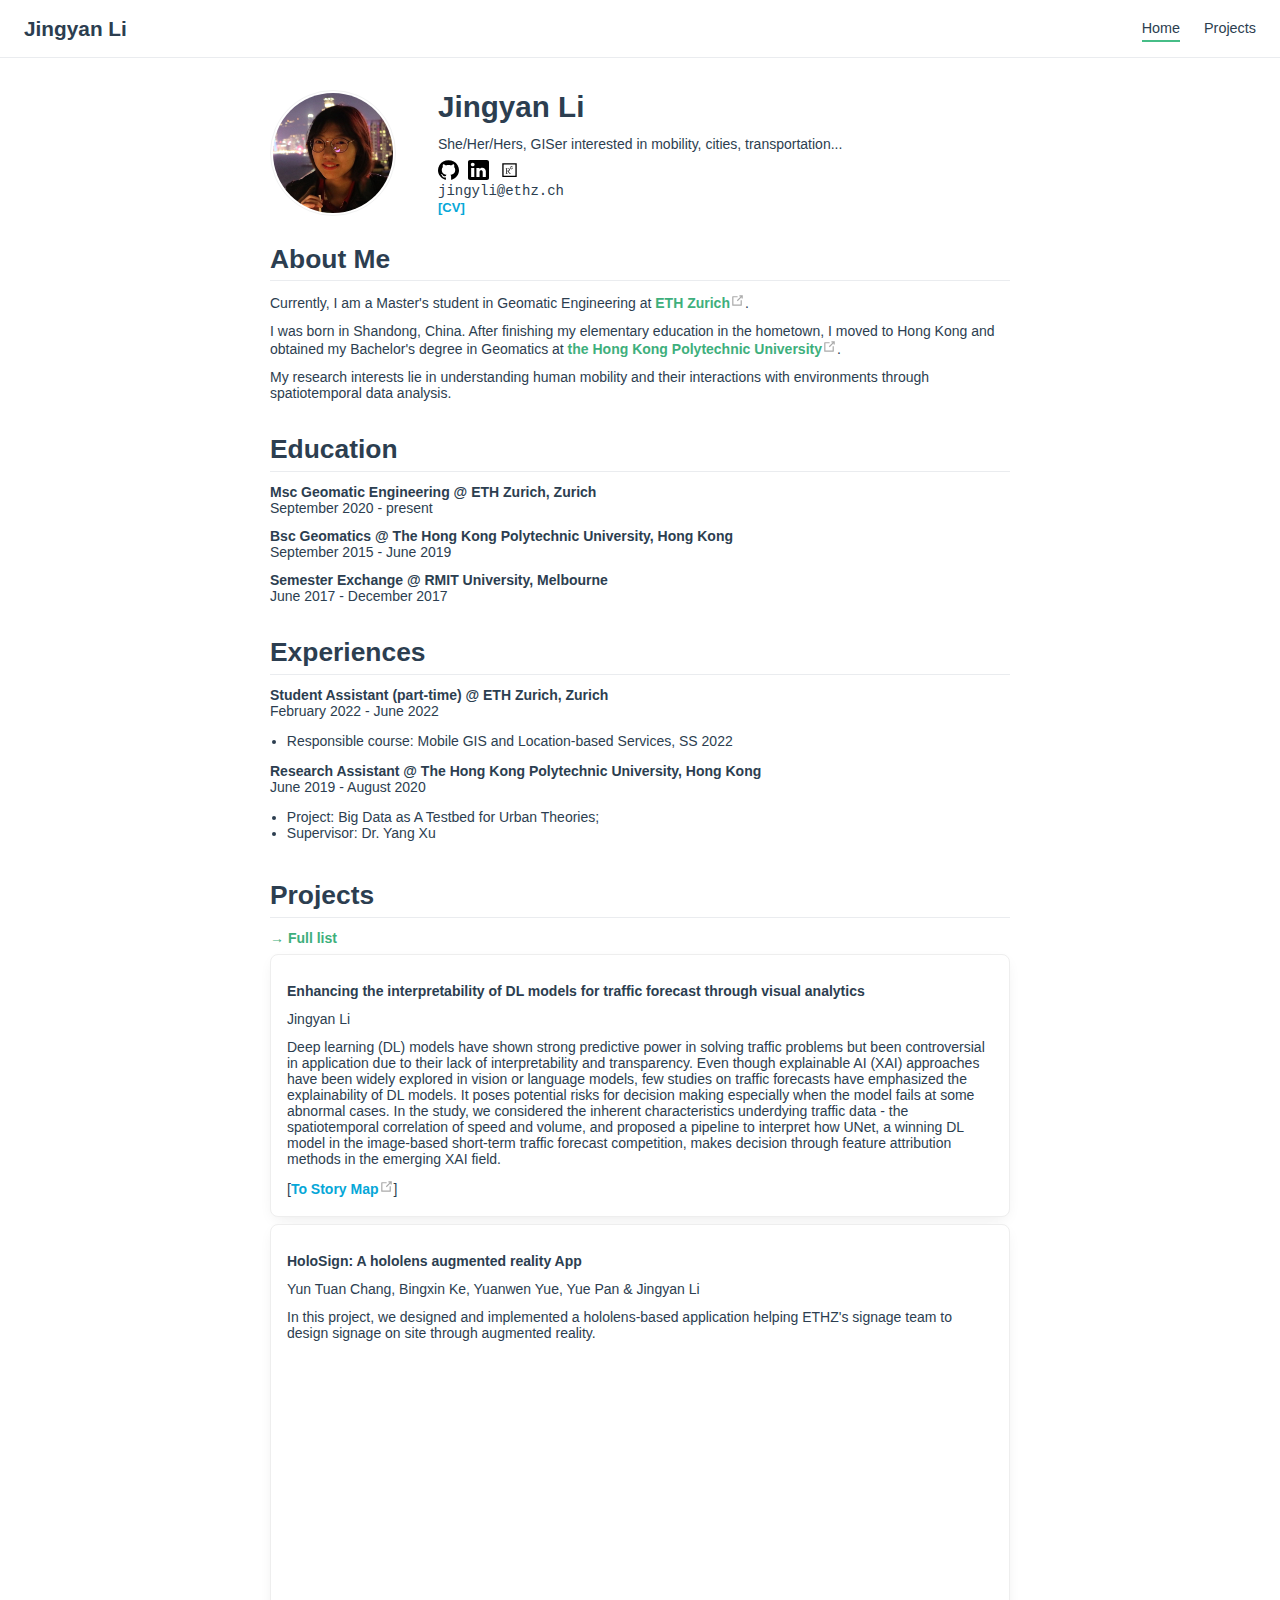
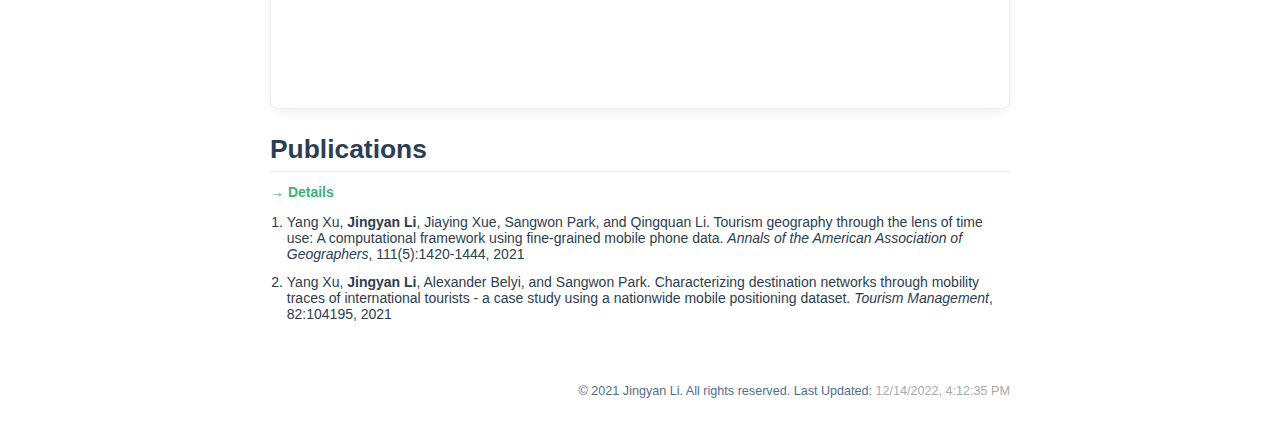
<file: index.html>
<!DOCTYPE html>
<html lang="en-US">
  <head>
    <meta charset="utf-8">
    <meta name="viewport" content="width=device-width,initial-scale=1">
    <title>About Me | Jingyan Li</title>
    <meta name="description" content="The description of the site.">
    <link rel="icon" href="/logo.png">
    
    <link rel="preload" href="/assets/css/0.styles.24934781.css" as="style"><link rel="preload" href="/assets/js/app.1f9f8d4a.js" as="script"><link rel="preload" href="/assets/js/6.bccb0475.js" as="script"><link rel="preload" href="/assets/js/3.362dae56.js" as="script"><link rel="preload" href="/assets/js/4.6abd89b2.js" as="script"><link rel="prefetch" href="/assets/js/10.ed4c6b3a.js"><link rel="prefetch" href="/assets/js/11.ed17755b.js"><link rel="prefetch" href="/assets/js/12.01827b90.js"><link rel="prefetch" href="/assets/js/13.dc46bfcc.js"><link rel="prefetch" href="/assets/js/14.80689126.js"><link rel="prefetch" href="/assets/js/2.1b7a9f55.js"><link rel="prefetch" href="/assets/js/5.b070aab3.js"><link rel="prefetch" href="/assets/js/7.890d3aca.js"><link rel="prefetch" href="/assets/js/8.903c818e.js"><link rel="prefetch" href="/assets/js/9.636cb5f6.js">
    <link rel="stylesheet" href="/assets/css/0.styles.24934781.css">
  </head>
  <body>
    <div id="app" data-server-rendered="true"><div class="theme-container no-sidebar home-page"><header class="navbar"><div class="sidebar-button"><svg xmlns="http://www.w3.org/2000/svg" aria-hidden="true" role="img" viewBox="0 0 448 512" class="icon"><path fill="currentColor" d="M436 124H12c-6.627 0-12-5.373-12-12V80c0-6.627 5.373-12 12-12h424c6.627 0 12 5.373 12 12v32c0 6.627-5.373 12-12 12zm0 160H12c-6.627 0-12-5.373-12-12v-32c0-6.627 5.373-12 12-12h424c6.627 0 12 5.373 12 12v32c0 6.627-5.373 12-12 12zm0 160H12c-6.627 0-12-5.373-12-12v-32c0-6.627 5.373-12 12-12h424c6.627 0 12 5.373 12 12v32c0 6.627-5.373 12-12 12z"></path></svg></div> <a href="/" aria-current="page" class="home-link router-link-exact-active router-link-active"><!----> <span class="site-name">Jingyan Li</span></a> <div class="links" style="max-width:nullpx;"><!----> <nav class="nav-links can-hide"><div class="nav-item"><a href="/" aria-current="page" class="nav-link router-link-exact-active router-link-active">Home</a></div><div class="nav-item"><a href="/projects/" class="nav-link">Projects</a></div> <!----></nav></div></header> <div class="sidebar-mask"></div> <div class="sidebar"><nav class="nav-links"><div class="nav-item"><a href="/" aria-current="page" class="nav-link router-link-exact-active router-link-active">Home</a></div><div class="nav-item"><a href="/projects/" class="nav-link">Projects</a></div> <!----></nav>  <!----> </div> <div class="page"> <div class="content"><div class="profile"><div class="image"><img src="/profile.jpg" alt></div> <div class="info"><div class="name">
      Jingyan Li
    </div> <div class="bio"><p>She/Her/Hers, GISer interested in mobility, cities, transportation...</p></div> <div class="socials"><div><a href="https://github.com/jingyan-li" target="_blank"><img src="/icons/github.svg" alt="github" title="github"></a></div><div><a href="https://www.linkedin.com/in/jingyan-li-446059140" target="_blank"><img src="/icons/linkedin-mono.svg" alt="linkedin" title="linkedin"></a></div><div><a href="https://www.researchgate.net/profile/Jingyan-Li-9" target="_blank"><img src="/icons/researchgate-mono.svg" alt="researchgate" title="researchgate"></a></div></div> <div class="contact"><div title="Contact me" class="email">jingyli@ethz.ch</div></div> <div><a target="_blank" href="https://jingyan-li.github.io/content/cv.pdf" title="Download my CV in PDF"><font size="2em" color=""><b>[CV]</b></font></a></div></div></div> <h2 id="about-me">About Me</h2> <p>Currently, I am a Master's student in Geomatic Engineering at <a href="https://ethz.ch/en.html" target="_blank" rel="noopener noreferrer">ETH Zurich<svg xmlns="http://www.w3.org/2000/svg" aria-hidden="true" x="0px" y="0px" viewBox="0 0 100 100" width="15" height="15" class="icon outbound"><path fill="currentColor" d="M18.8,85.1h56l0,0c2.2,0,4-1.8,4-4v-32h-8v28h-48v-48h28v-8h-32l0,0c-2.2,0-4,1.8-4,4v56C14.8,83.3,16.6,85.1,18.8,85.1z"></path> <polygon fill="currentColor" points="45.7,48.7 51.3,54.3 77.2,28.5 77.2,37.2 85.2,37.2 85.2,14.9 62.8,14.9 62.8,22.9 71.5,22.9"></polygon></svg></a>.</p> <p>I was born in Shandong, China. After finishing my elementary education in the hometown, I moved to Hong Kong and obtained my Bachelor's degree in Geomatics at <a href="https://www.polyu.edu.hk/" target="_blank" rel="noopener noreferrer">the Hong Kong Polytechnic University<svg xmlns="http://www.w3.org/2000/svg" aria-hidden="true" x="0px" y="0px" viewBox="0 0 100 100" width="15" height="15" class="icon outbound"><path fill="currentColor" d="M18.8,85.1h56l0,0c2.2,0,4-1.8,4-4v-32h-8v28h-48v-48h28v-8h-32l0,0c-2.2,0-4,1.8-4,4v56C14.8,83.3,16.6,85.1,18.8,85.1z"></path> <polygon fill="currentColor" points="45.7,48.7 51.3,54.3 77.2,28.5 77.2,37.2 85.2,37.2 85.2,14.9 62.8,14.9 62.8,22.9 71.5,22.9"></polygon></svg></a>.</p> <p>My research interests lie in understanding human mobility and their interactions with environments through spatiotemporal data analysis.</p> <h2 id="education">Education</h2> <p><strong>Msc Geomatic Engineering @ ETH Zurich, Zurich</strong> <br>
September 2020 - present <br></p> <p><strong>Bsc Geomatics @ The Hong Kong Polytechnic University, Hong Kong</strong> <br>
September 2015 - June 2019 <br></p> <p><strong>Semester Exchange @ RMIT University, Melbourne</strong> <br>
June 2017 - December 2017 <br></p> <h2 id="experiences">Experiences</h2> <p><strong>Student Assistant (part-time) @ ETH Zurich, Zurich</strong><br>  February 2022 - June 2022 <br></p> <ul><li>Responsible course: Mobile GIS and Location-based Services, SS 2022 <br></li></ul> <p><strong>Research Assistant @ The Hong Kong Polytechnic University, Hong Kong</strong><br>    June 2019 - August 2020<br></p> <ul><li>Project: Big Data as A Testbed for Urban Theories;</li> <li>Supervisor: Dr. Yang Xu <br></li></ul> <h2 id="projects">Projects</h2> <p><a href="/projects/">→ Full list</a></p> <div class="md-card show-border"><!----> <div class="card-content"><p><strong>Enhancing the interpretability of DL models for traffic forecast through visual analytics</strong></p> <p>Jingyan Li</p> <p>Deep learning (DL) models have shown strong predictive power in solving
traffic problems but been controversial in application due to their lack of interpretability
and transparency. Even though explainable AI (XAI) approaches have been widely explored in vision or language models,
few studies on traffic forecasts have emphasized the explainability of DL models. It poses potential risks for decision making
especially when the model fails at some abnormal cases.
In the study, we considered the inherent characteristics underdying traffic data - the spatiotemporal correlation of speed and volume,
and proposed a pipeline to interpret how UNet,
a winning DL model in the image-based short-term traffic forecast competition, makes decision through feature attribution methods in the emerging XAI field.</p> <p>[<a href="https://storymaps.arcgis.com/stories/ec5b6c7e3b9d4358a05172f957b3e69c" target="_blank" rel="noopener noreferrer">To Story Map<svg xmlns="http://www.w3.org/2000/svg" aria-hidden="true" x="0px" y="0px" viewBox="0 0 100 100" width="15" height="15" class="icon outbound"><path fill="currentColor" d="M18.8,85.1h56l0,0c2.2,0,4-1.8,4-4v-32h-8v28h-48v-48h28v-8h-32l0,0c-2.2,0-4,1.8-4,4v56C14.8,83.3,16.6,85.1,18.8,85.1z"></path> <polygon fill="currentColor" points="45.7,48.7 51.3,54.3 77.2,28.5 77.2,37.2 85.2,37.2 85.2,14.9 62.8,14.9 62.8,22.9 71.5,22.9"></polygon></svg></a>]</p></div></div> <div class="md-card show-border"><!----> <div class="card-content"><p><strong>HoloSign: A hololens augmented reality App</strong></p> <p>Yun Tuan Chang, Bingxin Ke, Yuanwen Yue, Yue Pan &amp; Jingyan Li</p> <p>In this project, we designed and implemented a hololens-based application helping ETHZ's signage team to design signage on site through augmented reality.</p> <br> <p align="center"><iframe width="560" height="315" src="https://www.youtube.com/embed/IM2H0lR6HdU" title="YouTube video player" frameborder="0" allow="accelerometer; autoplay; clipboard-write; encrypted-media; gyroscope; picture-in-picture" allowfullscreen="allowfullscreen"></iframe></p></div></div> <h2 id="publications">Publications</h2> <p><a href="/projects/#publications">→ Details</a></p> <ol><li><p>Yang Xu, <strong>Jingyan Li</strong>, Jiaying Xue, Sangwon Park, and Qingquan Li. Tourism geography through the lens of time use: A computational framework using fine-grained mobile phone data. <em>Annals of the American Association of Geographers</em>, 111(5):1420-1444, 2021</p></li> <li><p>Yang Xu, <strong>Jingyan Li</strong>, Alexander Belyi, and Sangwon Park. Characterizing destination networks through mobility
traces of international tourists - a case study using a nationwide mobile positioning dataset. <em>Tourism Management</em>, 82:104195, 2021</p></li></ol></div> <div class="page-edit"><!----> <div class="last-updated"><span class="prefix">© 2021 Jingyan Li. All rights reserved. Last Updated: </span> <span class="time">12/14/2022, 5:12:35 PM</span></div></div> <!----> </div> <!----></div></div>
    <script src="/assets/js/app.1f9f8d4a.js" defer></script><script src="/assets/js/6.bccb0475.js" defer></script><script src="/assets/js/3.362dae56.js" defer></script><script src="/assets/js/4.6abd89b2.js" defer></script>
  </body>
</html>
</file>
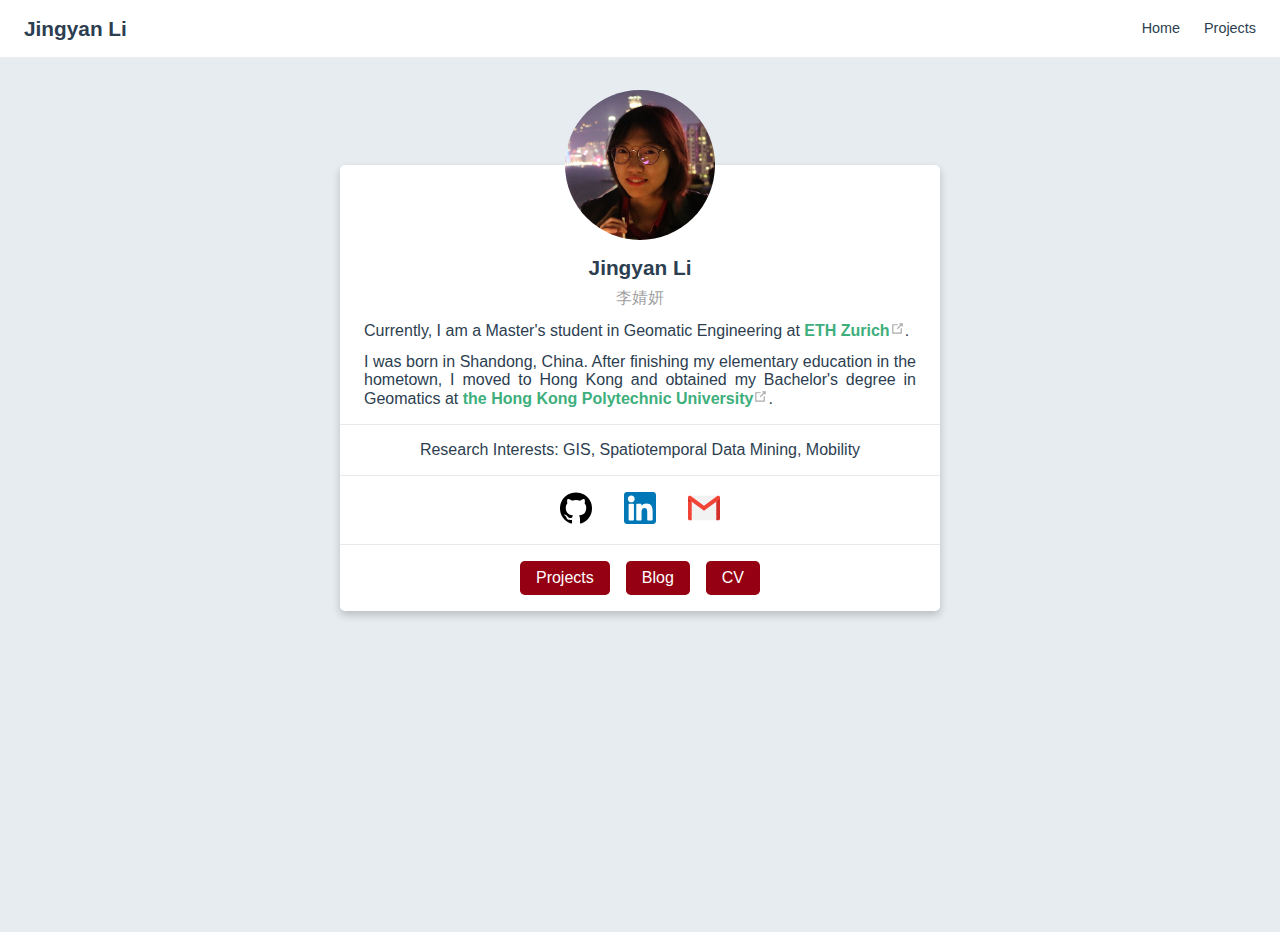
<file: about/index.html>
<!DOCTYPE html>
<html lang="en-US">
  <head>
    <meta charset="utf-8">
    <meta name="viewport" content="width=device-width,initial-scale=1">
    <title>Jingyan Li</title>
    <meta name="description" content="The biography and information about me.">
    <link rel="icon" href="/logo.png">
    
    <link rel="preload" href="/assets/css/0.styles.24934781.css" as="style"><link rel="preload" href="/assets/js/app.1f9f8d4a.js" as="script"><link rel="preload" href="/assets/js/7.890d3aca.js" as="script"><link rel="preload" href="/assets/js/2.1b7a9f55.js" as="script"><link rel="prefetch" href="/assets/js/10.ed4c6b3a.js"><link rel="prefetch" href="/assets/js/11.ed17755b.js"><link rel="prefetch" href="/assets/js/12.01827b90.js"><link rel="prefetch" href="/assets/js/13.dc46bfcc.js"><link rel="prefetch" href="/assets/js/14.80689126.js"><link rel="prefetch" href="/assets/js/3.362dae56.js"><link rel="prefetch" href="/assets/js/4.6abd89b2.js"><link rel="prefetch" href="/assets/js/5.b070aab3.js"><link rel="prefetch" href="/assets/js/6.bccb0475.js"><link rel="prefetch" href="/assets/js/8.903c818e.js"><link rel="prefetch" href="/assets/js/9.636cb5f6.js">
    <link rel="stylesheet" href="/assets/css/0.styles.24934781.css">
  </head>
  <body>
    <div id="app" data-server-rendered="true"><div class="theme-container no-sidebar about-page"><header class="navbar"><div class="sidebar-button"><svg xmlns="http://www.w3.org/2000/svg" aria-hidden="true" role="img" viewBox="0 0 448 512" class="icon"><path fill="currentColor" d="M436 124H12c-6.627 0-12-5.373-12-12V80c0-6.627 5.373-12 12-12h424c6.627 0 12 5.373 12 12v32c0 6.627-5.373 12-12 12zm0 160H12c-6.627 0-12-5.373-12-12v-32c0-6.627 5.373-12 12-12h424c6.627 0 12 5.373 12 12v32c0 6.627-5.373 12-12 12zm0 160H12c-6.627 0-12-5.373-12-12v-32c0-6.627 5.373-12 12-12h424c6.627 0 12 5.373 12 12v32c0 6.627-5.373 12-12 12z"></path></svg></div> <a href="/" class="home-link router-link-active"><!----> <span class="site-name">Jingyan Li</span></a> <div class="links" style="max-width:nullpx;"><!----> <nav class="nav-links can-hide"><div class="nav-item"><a href="/" class="nav-link">Home</a></div><div class="nav-item"><a href="/projects/" class="nav-link">Projects</a></div> <!----></nav></div></header> <div class="sidebar-mask"></div> <div class="sidebar"><nav class="nav-links"><div class="nav-item"><a href="/" class="nav-link">Home</a></div><div class="nav-item"><a href="/projects/" class="nav-link">Projects</a></div> <!----></nav>  <!----> </div> <div class="page"> <div class="content"><div class="about-card"><div class="avatar"><img src="/profile.jpg" alt></div> <div class="card"><div class="bio"><div class="head"><span>
          Jingyan Li
        </span></div> <div class="info"><span>
          李婧妍
        </span></div> <div class="description"><p>Currently, I am a Master's student in Geomatic Engineering at <a href="https://ethz.ch/en.html" target="_blank" rel="noopener noreferrer">ETH Zurich<svg xmlns="http://www.w3.org/2000/svg" aria-hidden="true" x="0px" y="0px" viewBox="0 0 100 100" width="15" height="15" class="icon outbound"><path fill="currentColor" d="M18.8,85.1h56l0,0c2.2,0,4-1.8,4-4v-32h-8v28h-48v-48h28v-8h-32l0,0c-2.2,0-4,1.8-4,4v56C14.8,83.3,16.6,85.1,18.8,85.1z"></path> <polygon fill="currentColor" points="45.7,48.7 51.3,54.3 77.2,28.5 77.2,37.2 85.2,37.2 85.2,14.9 62.8,14.9 62.8,22.9 71.5,22.9"></polygon></svg></a>.</p> <p>I was born in Shandong, China. After finishing my elementary education in the hometown, I moved to Hong Kong and obtained my Bachelor's degree in Geomatics at <a href="https://www.polyu.edu.hk/" target="_blank" rel="noopener noreferrer">the Hong Kong Polytechnic University<svg xmlns="http://www.w3.org/2000/svg" aria-hidden="true" x="0px" y="0px" viewBox="0 0 100 100" width="15" height="15" class="icon outbound"><path fill="currentColor" d="M18.8,85.1h56l0,0c2.2,0,4-1.8,4-4v-32h-8v28h-48v-48h28v-8h-32l0,0c-2.2,0-4,1.8-4,4v56C14.8,83.3,16.6,85.1,18.8,85.1z"></path> <polygon fill="currentColor" points="45.7,48.7 51.3,54.3 77.2,28.5 77.2,37.2 85.2,37.2 85.2,14.9 62.8,14.9 62.8,22.9 71.5,22.9"></polygon></svg></a>.</p></div></div> <div class="interests"><span>
        Research Interests: GIS, Spatiotemporal Data Mining, Mobility
      </span></div> <div class="socials"><div><a href="https://github.com/jingyan-li" target="_blank"><img src="/icons/github.svg" alt="github" title="github"></a></div><div><a href="https://www.linkedin.com/in/jingyan-li-446059140/" target="_blank"><img src="/icons/linkedin.svg" alt="linkedin" title="linkedin"></a></div><div><a href="mailto:jingyli[at]ethz.ch" target="_blank"><img src="/icons/email.svg" alt="email" title="email"></a></div></div> <div class="actions"><div><a href="/projects/" target="" class="button">
          Projects
        </a></div><div><a href="https://github.com/mtobeiyf" target="_blank" class="button">
          Blog
        </a></div><div><a href="/article/" target="" class="button">
          CV
        </a></div></div></div></div></div> <div class="page-edit"><!----> <div class="last-updated"><span class="prefix">© 2021 Jingyan Li. All rights reserved. Last Updated: </span> <span class="time">12/14/2022, 2:47:55 PM</span></div></div> <!----> </div> <!----></div></div>
    <script src="/assets/js/app.1f9f8d4a.js" defer></script><script src="/assets/js/7.890d3aca.js" defer></script><script src="/assets/js/2.1b7a9f55.js" defer></script>
  </body>
</html>
</file>
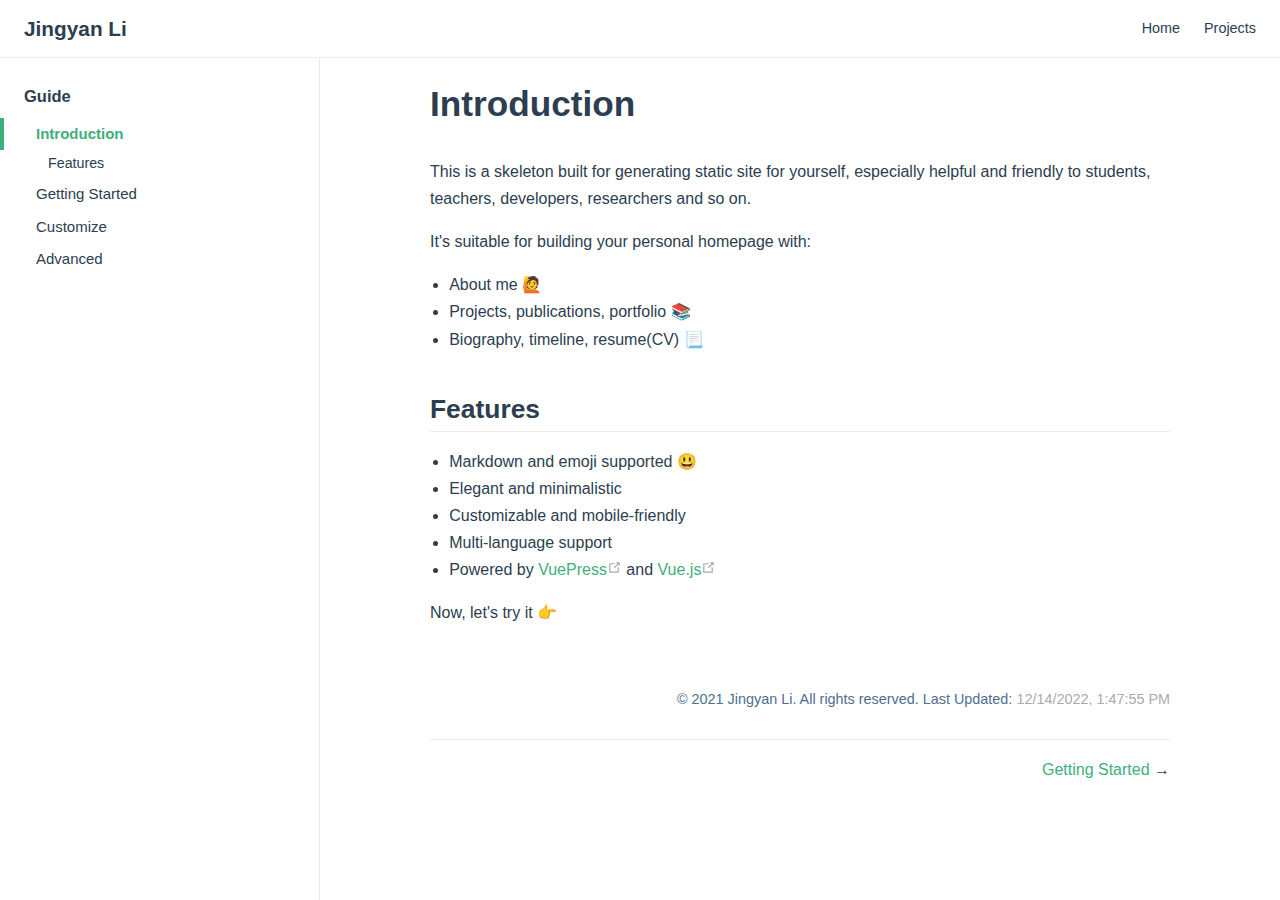
<file: guide/index.html>
<!DOCTYPE html>
<html lang="en-US">
  <head>
    <meta charset="utf-8">
    <meta name="viewport" content="width=device-width,initial-scale=1">
    <title>Introduction | Jingyan Li</title>
    <meta name="description" content="The description of the site.">
    <link rel="icon" href="/logo.png">
    
    <link rel="preload" href="/assets/css/0.styles.24934781.css" as="style"><link rel="preload" href="/assets/js/app.1f9f8d4a.js" as="script"><link rel="preload" href="/assets/js/10.ed4c6b3a.js" as="script"><link rel="prefetch" href="/assets/js/11.ed17755b.js"><link rel="prefetch" href="/assets/js/12.01827b90.js"><link rel="prefetch" href="/assets/js/13.dc46bfcc.js"><link rel="prefetch" href="/assets/js/14.80689126.js"><link rel="prefetch" href="/assets/js/2.1b7a9f55.js"><link rel="prefetch" href="/assets/js/3.362dae56.js"><link rel="prefetch" href="/assets/js/4.6abd89b2.js"><link rel="prefetch" href="/assets/js/5.b070aab3.js"><link rel="prefetch" href="/assets/js/6.bccb0475.js"><link rel="prefetch" href="/assets/js/7.890d3aca.js"><link rel="prefetch" href="/assets/js/8.903c818e.js"><link rel="prefetch" href="/assets/js/9.636cb5f6.js">
    <link rel="stylesheet" href="/assets/css/0.styles.24934781.css">
  </head>
  <body>
    <div id="app" data-server-rendered="true"><div class="theme-container"><header class="navbar"><div class="sidebar-button"><svg xmlns="http://www.w3.org/2000/svg" aria-hidden="true" role="img" viewBox="0 0 448 512" class="icon"><path fill="currentColor" d="M436 124H12c-6.627 0-12-5.373-12-12V80c0-6.627 5.373-12 12-12h424c6.627 0 12 5.373 12 12v32c0 6.627-5.373 12-12 12zm0 160H12c-6.627 0-12-5.373-12-12v-32c0-6.627 5.373-12 12-12h424c6.627 0 12 5.373 12 12v32c0 6.627-5.373 12-12 12zm0 160H12c-6.627 0-12-5.373-12-12v-32c0-6.627 5.373-12 12-12h424c6.627 0 12 5.373 12 12v32c0 6.627-5.373 12-12 12z"></path></svg></div> <a href="/" class="home-link router-link-active"><!----> <span class="site-name">Jingyan Li</span></a> <div class="links" style="max-width:nullpx;"><!----> <nav class="nav-links can-hide"><div class="nav-item"><a href="/" class="nav-link">Home</a></div><div class="nav-item"><a href="/projects/" class="nav-link">Projects</a></div> <!----></nav></div></header> <div class="sidebar-mask"></div> <div class="sidebar"><nav class="nav-links"><div class="nav-item"><a href="/" class="nav-link">Home</a></div><div class="nav-item"><a href="/projects/" class="nav-link">Projects</a></div> <!----></nav>  <ul class="sidebar-links"><li><div class="sidebar-group first"><p class="sidebar-heading open"><span>Guide</span> <!----></p> <ul class="sidebar-group-items"><li><a href="/guide/" aria-current="page" class="active sidebar-link">Introduction</a><ul class="sidebar-sub-headers"><li class="sidebar-sub-header"><a href="/guide/#features" class="sidebar-link">Features</a></li></ul></li><li><a href="/guide/getting-started.html" class="sidebar-link">Getting Started</a></li><li><a href="/guide/customize.html" class="sidebar-link">Customize</a></li><li><a href="/guide/advanced.html" class="sidebar-link">Advanced</a></li></ul></div></li></ul> </div> <div class="page"> <div class="content"><h1 id="introduction">Introduction</h1> <p>This is a skeleton built for generating static site for yourself, especially helpful and friendly to students, teachers, developers, researchers and so on.</p> <p>It's suitable for building your personal homepage with:</p> <ul><li>About me 🙋</li> <li>Projects, publications, portfolio 📚</li> <li>Biography, timeline, resume(CV) 📃</li></ul> <h2 id="features">Features</h2> <ul><li>Markdown and emoji supported 😃</li> <li>Elegant and minimalistic</li> <li>Customizable and mobile-friendly</li> <li>Multi-language support</li> <li>Powered by <a href="https://vuepress.vuejs.org/" target="_blank" rel="noopener noreferrer">VuePress<svg xmlns="http://www.w3.org/2000/svg" aria-hidden="true" x="0px" y="0px" viewBox="0 0 100 100" width="15" height="15" class="icon outbound"><path fill="currentColor" d="M18.8,85.1h56l0,0c2.2,0,4-1.8,4-4v-32h-8v28h-48v-48h28v-8h-32l0,0c-2.2,0-4,1.8-4,4v56C14.8,83.3,16.6,85.1,18.8,85.1z"></path> <polygon fill="currentColor" points="45.7,48.7 51.3,54.3 77.2,28.5 77.2,37.2 85.2,37.2 85.2,14.9 62.8,14.9 62.8,22.9 71.5,22.9"></polygon></svg></a> and <a href="https://vuejs.org/" target="_blank" rel="noopener noreferrer">Vue.js<svg xmlns="http://www.w3.org/2000/svg" aria-hidden="true" x="0px" y="0px" viewBox="0 0 100 100" width="15" height="15" class="icon outbound"><path fill="currentColor" d="M18.8,85.1h56l0,0c2.2,0,4-1.8,4-4v-32h-8v28h-48v-48h28v-8h-32l0,0c-2.2,0-4,1.8-4,4v56C14.8,83.3,16.6,85.1,18.8,85.1z"></path> <polygon fill="currentColor" points="45.7,48.7 51.3,54.3 77.2,28.5 77.2,37.2 85.2,37.2 85.2,14.9 62.8,14.9 62.8,22.9 71.5,22.9"></polygon></svg></a></li></ul> <p>Now, let's try it 👉</p></div> <div class="page-edit"><!----> <div class="last-updated"><span class="prefix">© 2021 Jingyan Li. All rights reserved. Last Updated: </span> <span class="time">12/14/2022, 2:47:55 PM</span></div></div> <div class="page-nav"><p class="inner"><!----> <span class="next"><a href="/guide/getting-started.html">
          Getting Started
        </a>
        →
      </span></p></div> </div> <!----></div></div>
    <script src="/assets/js/app.1f9f8d4a.js" defer></script><script src="/assets/js/10.ed4c6b3a.js" defer></script>
  </body>
</html>
</file>
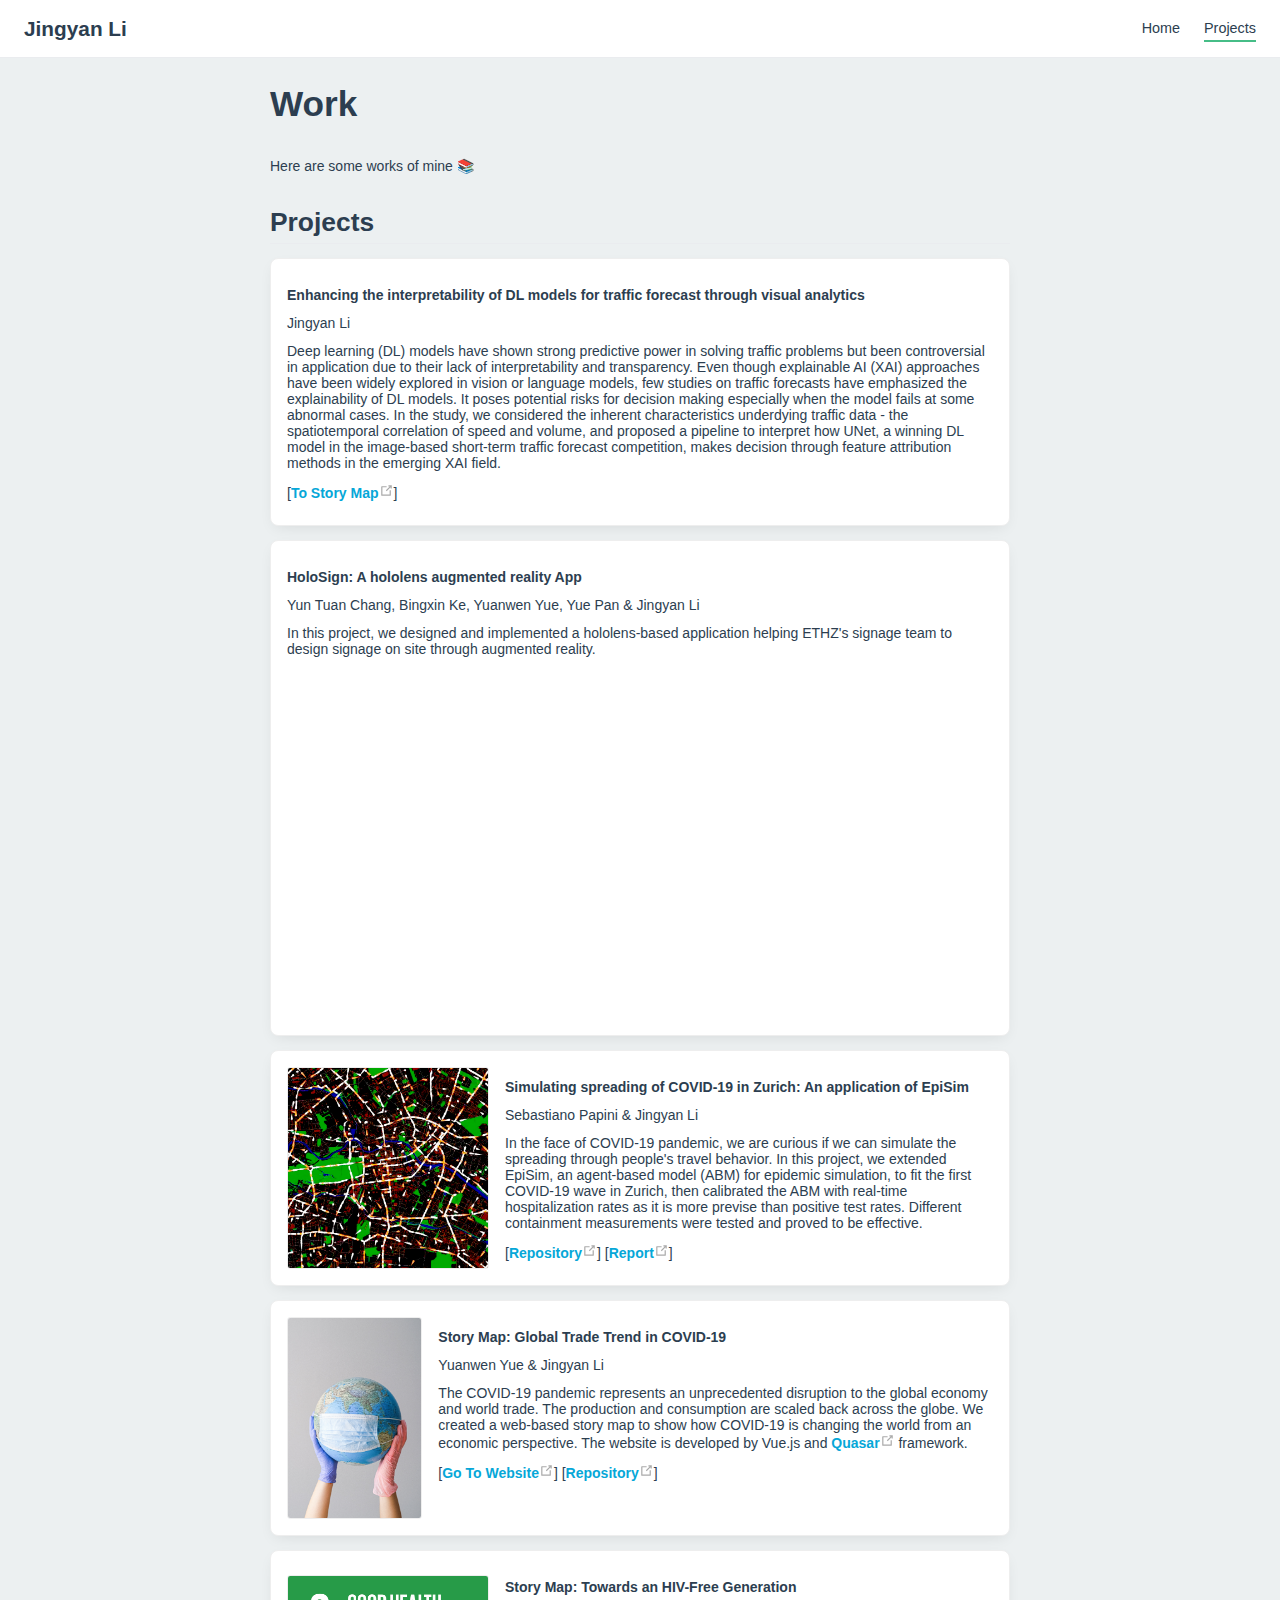
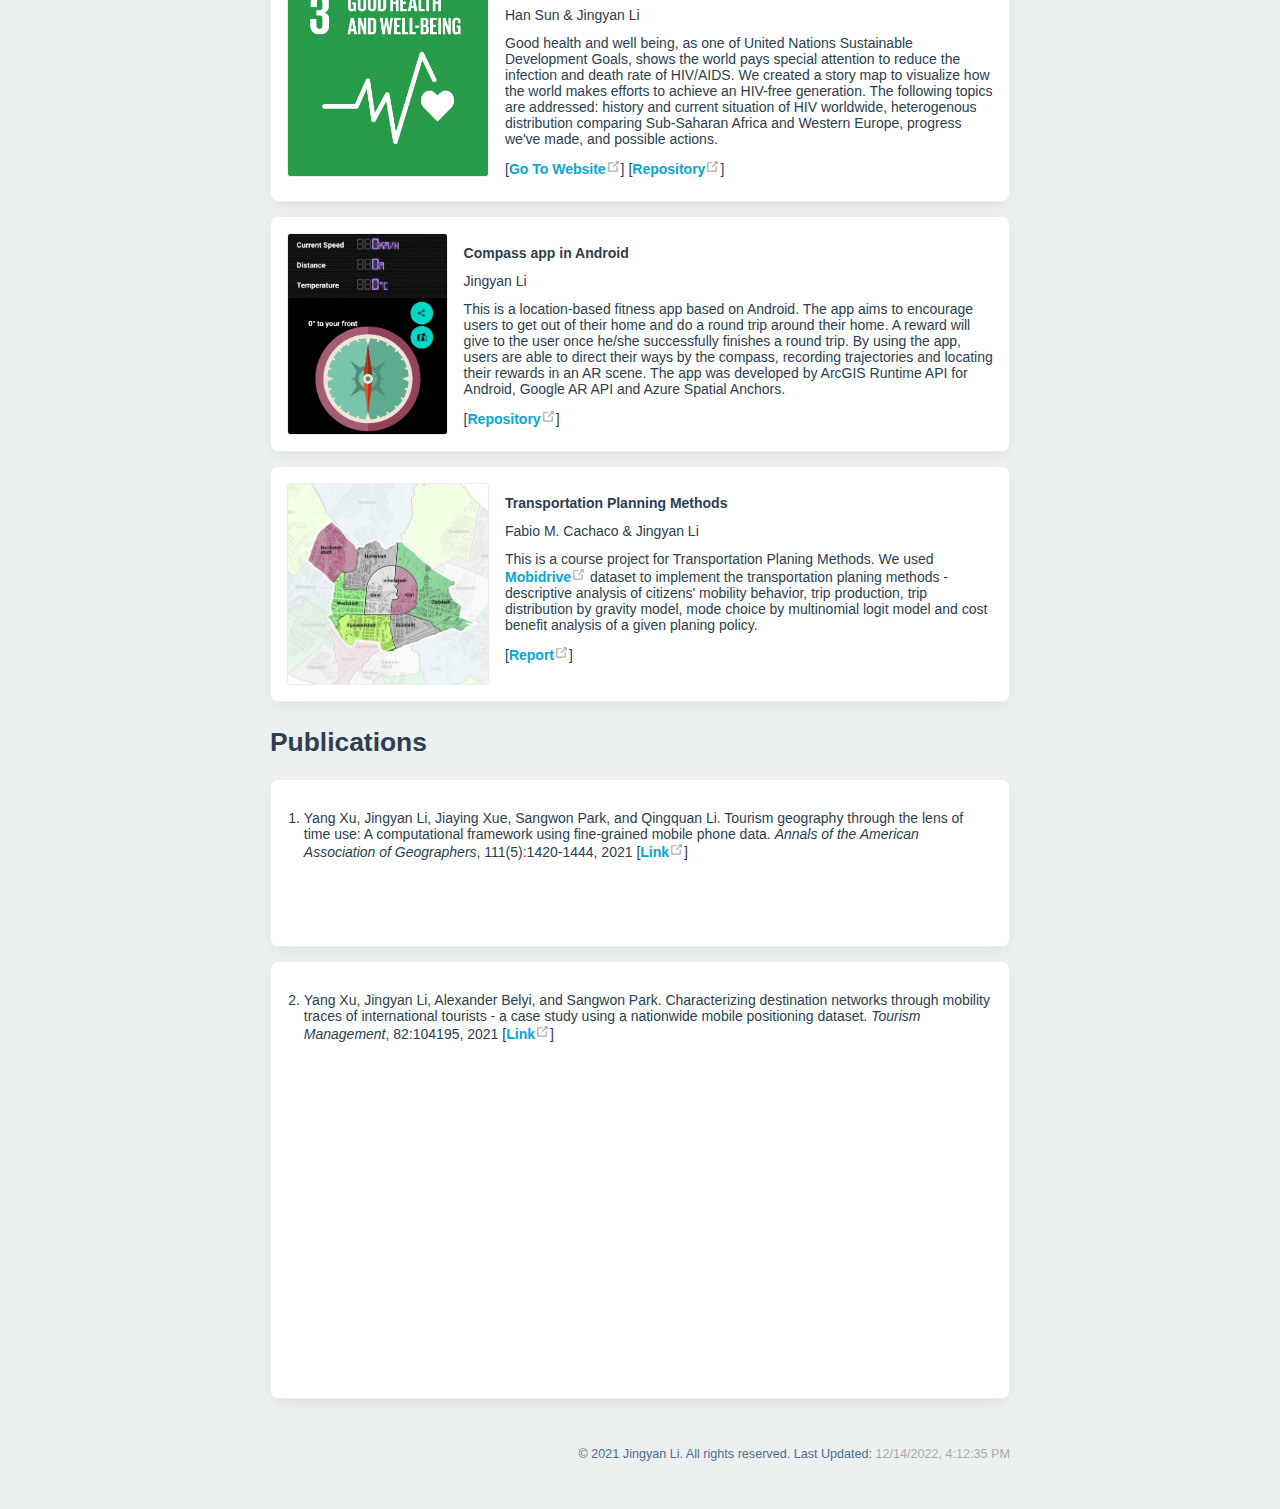
<file: projects/index.html>
<!DOCTYPE html>
<html lang="en-US">
  <head>
    <meta charset="utf-8">
    <meta name="viewport" content="width=device-width,initial-scale=1">
    <title>Work | Jingyan Li</title>
    <meta name="description" content="The description of the site.">
    <link rel="icon" href="/logo.png">
    
    <link rel="preload" href="/assets/css/0.styles.24934781.css" as="style"><link rel="preload" href="/assets/js/app.1f9f8d4a.js" as="script"><link rel="preload" href="/assets/js/8.903c818e.js" as="script"><link rel="preload" href="/assets/js/4.6abd89b2.js" as="script"><link rel="prefetch" href="/assets/js/10.ed4c6b3a.js"><link rel="prefetch" href="/assets/js/11.ed17755b.js"><link rel="prefetch" href="/assets/js/12.01827b90.js"><link rel="prefetch" href="/assets/js/13.dc46bfcc.js"><link rel="prefetch" href="/assets/js/14.80689126.js"><link rel="prefetch" href="/assets/js/2.1b7a9f55.js"><link rel="prefetch" href="/assets/js/3.362dae56.js"><link rel="prefetch" href="/assets/js/5.b070aab3.js"><link rel="prefetch" href="/assets/js/6.bccb0475.js"><link rel="prefetch" href="/assets/js/7.890d3aca.js"><link rel="prefetch" href="/assets/js/9.636cb5f6.js">
    <link rel="stylesheet" href="/assets/css/0.styles.24934781.css">
  </head>
  <body>
    <div id="app" data-server-rendered="true"><div class="theme-container no-sidebar projects-page"><header class="navbar"><div class="sidebar-button"><svg xmlns="http://www.w3.org/2000/svg" aria-hidden="true" role="img" viewBox="0 0 448 512" class="icon"><path fill="currentColor" d="M436 124H12c-6.627 0-12-5.373-12-12V80c0-6.627 5.373-12 12-12h424c6.627 0 12 5.373 12 12v32c0 6.627-5.373 12-12 12zm0 160H12c-6.627 0-12-5.373-12-12v-32c0-6.627 5.373-12 12-12h424c6.627 0 12 5.373 12 12v32c0 6.627-5.373 12-12 12zm0 160H12c-6.627 0-12-5.373-12-12v-32c0-6.627 5.373-12 12-12h424c6.627 0 12 5.373 12 12v32c0 6.627-5.373 12-12 12z"></path></svg></div> <a href="/" class="home-link router-link-active"><!----> <span class="site-name">Jingyan Li</span></a> <div class="links" style="max-width:nullpx;"><!----> <nav class="nav-links can-hide"><div class="nav-item"><a href="/" class="nav-link">Home</a></div><div class="nav-item"><a href="/projects/" aria-current="page" class="nav-link router-link-exact-active router-link-active">Projects</a></div> <!----></nav></div></header> <div class="sidebar-mask"></div> <div class="sidebar"><nav class="nav-links"><div class="nav-item"><a href="/" class="nav-link">Home</a></div><div class="nav-item"><a href="/projects/" aria-current="page" class="nav-link router-link-exact-active router-link-active">Projects</a></div> <!----></nav>  <!----> </div> <div class="page"> <div class="content"><h1 id="work">Work</h1> <p>Here are some works of mine 📚</p> <h2 id="projects">Projects</h2> <div class="md-card show-border"><!----> <div class="card-content"><p><strong>Enhancing the interpretability of DL models for traffic forecast through visual analytics</strong></p> <p>Jingyan Li</p> <p>Deep learning (DL) models have shown strong predictive power in solving
traffic problems but been controversial in application due to their lack of interpretability
and transparency. Even though explainable AI (XAI) approaches have been widely explored in vision or language models,
few studies on traffic forecasts have emphasized the explainability of DL models. It poses potential risks for decision making
especially when the model fails at some abnormal cases.
In the study, we considered the inherent characteristics underdying traffic data - the spatiotemporal correlation of speed and volume,
and proposed a pipeline to interpret how UNet,
a winning DL model in the image-based short-term traffic forecast competition, makes decision through feature attribution methods in the emerging XAI field.</p> <p>[<a href="https://storymaps.arcgis.com/stories/ec5b6c7e3b9d4358a05172f957b3e69c" target="_blank" rel="noopener noreferrer">To Story Map<svg xmlns="http://www.w3.org/2000/svg" aria-hidden="true" x="0px" y="0px" viewBox="0 0 100 100" width="15" height="15" class="icon outbound"><path fill="currentColor" d="M18.8,85.1h56l0,0c2.2,0,4-1.8,4-4v-32h-8v28h-48v-48h28v-8h-32l0,0c-2.2,0-4,1.8-4,4v56C14.8,83.3,16.6,85.1,18.8,85.1z"></path> <polygon fill="currentColor" points="45.7,48.7 51.3,54.3 77.2,28.5 77.2,37.2 85.2,37.2 85.2,14.9 62.8,14.9 62.8,22.9 71.5,22.9"></polygon></svg></a>]</p></div></div> <div class="md-card show-border"><!----> <div class="card-content"><p><strong>HoloSign: A hololens augmented reality App</strong></p> <p>Yun Tuan Chang, Bingxin Ke, Yuanwen Yue, Yue Pan &amp; Jingyan Li</p> <p>In this project, we designed and implemented a hololens-based application helping ETHZ's signage team to design signage on site through augmented reality.</p> <br> <p align="center"><iframe width="560" height="315" src="https://www.youtube.com/embed/IM2H0lR6HdU" title="YouTube video player" frameborder="0" allow="accelerometer; autoplay; clipboard-write; encrypted-media; gyroscope; picture-in-picture" allowfullscreen="allowfullscreen"></iframe></p></div></div> <div class="md-card show-border"><div class="card-image"><img src="/projects/MATSimLoop.png" alt></div> <div class="card-content"><p><strong>Simulating spreading of COVID-19 in Zurich: An application of EpiSim</strong></p> <p>Sebastiano Papini &amp; Jingyan Li</p> <p>In the face of COVID-19 pandemic, we are curious if we can simulate the spreading through people's travel behavior. In this project, we extended EpiSim, an agent-based model (ABM) for epidemic simulation, to fit the first COVID-19 wave in Zurich, then calibrated the ABM with real-time hospitalization rates as it is more previse than positive test rates. Different containment measurements were tested and proved to be effective.</p> <p>[<a href="https://github.com/jingyan-li/matsim-episim-libs/tree/jingyli" target="_blank" rel="noopener noreferrer">Repository<svg xmlns="http://www.w3.org/2000/svg" aria-hidden="true" x="0px" y="0px" viewBox="0 0 100 100" width="15" height="15" class="icon outbound"><path fill="currentColor" d="M18.8,85.1h56l0,0c2.2,0,4-1.8,4-4v-32h-8v28h-48v-48h28v-8h-32l0,0c-2.2,0-4,1.8-4,4v56C14.8,83.3,16.6,85.1,18.8,85.1z"></path> <polygon fill="currentColor" points="45.7,48.7 51.3,54.3 77.2,28.5 77.2,37.2 85.2,37.2 85.2,14.9 62.8,14.9 62.8,22.9 71.5,22.9"></polygon></svg></a>] [<a href="https://github.com/jingyan-li/matsim-episim-libs/blob/jingyli/ABMT.pdf" target="_blank" rel="noopener noreferrer">Report<svg xmlns="http://www.w3.org/2000/svg" aria-hidden="true" x="0px" y="0px" viewBox="0 0 100 100" width="15" height="15" class="icon outbound"><path fill="currentColor" d="M18.8,85.1h56l0,0c2.2,0,4-1.8,4-4v-32h-8v28h-48v-48h28v-8h-32l0,0c-2.2,0-4,1.8-4,4v56C14.8,83.3,16.6,85.1,18.8,85.1z"></path> <polygon fill="currentColor" points="45.7,48.7 51.3,54.3 77.2,28.5 77.2,37.2 85.2,37.2 85.2,14.9 62.8,14.9 62.8,22.9 71.5,22.9"></polygon></svg></a>]</p></div></div> <div class="md-card show-border"><div class="card-image"><img src="/projects/cov-trade.jpg" alt></div> <div class="card-content"><p><strong>Story Map: Global Trade Trend in COVID-19</strong></p> <p>Yuanwen Yue &amp; Jingyan Li</p> <p>The COVID-19 pandemic represents an unprecedented disruption to the global economy and world trade. The production and consumption are scaled back across the globe.
We created a web-based story map to show how COVID-19 is changing the world from an economic perspective.
The website is developed by Vue.js and <a href="https://quasar.dev/" target="_blank" rel="noopener noreferrer">Quasar<svg xmlns="http://www.w3.org/2000/svg" aria-hidden="true" x="0px" y="0px" viewBox="0 0 100 100" width="15" height="15" class="icon outbound"><path fill="currentColor" d="M18.8,85.1h56l0,0c2.2,0,4-1.8,4-4v-32h-8v28h-48v-48h28v-8h-32l0,0c-2.2,0-4,1.8-4,4v56C14.8,83.3,16.6,85.1,18.8,85.1z"></path> <polygon fill="currentColor" points="45.7,48.7 51.3,54.3 77.2,28.5 77.2,37.2 85.2,37.2 85.2,14.9 62.8,14.9 62.8,22.9 71.5,22.9"></polygon></svg></a> framework.</p> <p>[<a href="https://covid-trade.github.io" target="_blank" rel="noopener noreferrer">Go To Website<svg xmlns="http://www.w3.org/2000/svg" aria-hidden="true" x="0px" y="0px" viewBox="0 0 100 100" width="15" height="15" class="icon outbound"><path fill="currentColor" d="M18.8,85.1h56l0,0c2.2,0,4-1.8,4-4v-32h-8v28h-48v-48h28v-8h-32l0,0c-2.2,0-4,1.8-4,4v56C14.8,83.3,16.6,85.1,18.8,85.1z"></path> <polygon fill="currentColor" points="45.7,48.7 51.3,54.3 77.2,28.5 77.2,37.2 85.2,37.2 85.2,14.9 62.8,14.9 62.8,22.9 71.5,22.9"></polygon></svg></a>] [<a href="https://github.com/ywyue/CartoLab" target="_blank" rel="noopener noreferrer">Repository<svg xmlns="http://www.w3.org/2000/svg" aria-hidden="true" x="0px" y="0px" viewBox="0 0 100 100" width="15" height="15" class="icon outbound"><path fill="currentColor" d="M18.8,85.1h56l0,0c2.2,0,4-1.8,4-4v-32h-8v28h-48v-48h28v-8h-32l0,0c-2.2,0-4,1.8-4,4v56C14.8,83.3,16.6,85.1,18.8,85.1z"></path> <polygon fill="currentColor" points="45.7,48.7 51.3,54.3 77.2,28.5 77.2,37.2 85.2,37.2 85.2,14.9 62.8,14.9 62.8,22.9 71.5,22.9"></polygon></svg></a>]</p></div></div> <div class="md-card show-border"><div class="card-image"><img src="/projects/SDG.png" alt></div> <div class="card-content"><p><strong>Story Map: Towards an HIV-Free Generation</strong></p> <p>Han Sun &amp; Jingyan Li</p> <p>Good health and well being, as one of United Nations Sustainable Development Goals, shows the world pays special attention to reduce the infection and death rate of HIV/AIDS.
We created a story map to visualize how the world makes efforts to achieve an HIV-free generation.
The following topics are addressed: history and current situation of HIV worldwide, heterogenous distribution comparing Sub-Saharan Africa and Western Europe, progress we've made, and possible actions.</p> <p>[<a href="http://mmcarto.ethz.ch/mmcarto21/sustainability-atlas/hiv-free-generation" target="_blank" rel="noopener noreferrer">Go To Website<svg xmlns="http://www.w3.org/2000/svg" aria-hidden="true" x="0px" y="0px" viewBox="0 0 100 100" width="15" height="15" class="icon outbound"><path fill="currentColor" d="M18.8,85.1h56l0,0c2.2,0,4-1.8,4-4v-32h-8v28h-48v-48h28v-8h-32l0,0c-2.2,0-4,1.8-4,4v56C14.8,83.3,16.6,85.1,18.8,85.1z"></path> <polygon fill="currentColor" points="45.7,48.7 51.3,54.3 77.2,28.5 77.2,37.2 85.2,37.2 85.2,14.9 62.8,14.9 62.8,22.9 71.5,22.9"></polygon></svg></a>] [<a href="https://github.com/hansunhayden/Towards-an-HIV-free-Generation" target="_blank" rel="noopener noreferrer">Repository<svg xmlns="http://www.w3.org/2000/svg" aria-hidden="true" x="0px" y="0px" viewBox="0 0 100 100" width="15" height="15" class="icon outbound"><path fill="currentColor" d="M18.8,85.1h56l0,0c2.2,0,4-1.8,4-4v-32h-8v28h-48v-48h28v-8h-32l0,0c-2.2,0-4,1.8-4,4v56C14.8,83.3,16.6,85.1,18.8,85.1z"></path> <polygon fill="currentColor" points="45.7,48.7 51.3,54.3 77.2,28.5 77.2,37.2 85.2,37.2 85.2,14.9 62.8,14.9 62.8,22.9 71.5,22.9"></polygon></svg></a>]</p></div></div> <div class="md-card show-border"><div class="card-image"><img src="/projects/compass2.png" alt></div> <div class="card-content"><p><strong>Compass app in Android</strong></p> <p>Jingyan Li</p> <p>This is a location-based fitness app based on Android. The app aims to encourage users to get out of their home and do a round trip around their home. A reward will give to the user once he/she successfully finishes a round trip.
By using the app, users are able to direct their ways by the compass, recording trajectories and locating their rewards in an AR scene.
The app was developed by ArcGIS Runtime API for Android, Google AR API and Azure Spatial Anchors.</p> <p>[<a href="https://github.com/jingyan-li/compass-app" target="_blank" rel="noopener noreferrer">Repository<svg xmlns="http://www.w3.org/2000/svg" aria-hidden="true" x="0px" y="0px" viewBox="0 0 100 100" width="15" height="15" class="icon outbound"><path fill="currentColor" d="M18.8,85.1h56l0,0c2.2,0,4-1.8,4-4v-32h-8v28h-48v-48h28v-8h-32l0,0c-2.2,0-4,1.8-4,4v56C14.8,83.3,16.6,85.1,18.8,85.1z"></path> <polygon fill="currentColor" points="45.7,48.7 51.3,54.3 77.2,28.5 77.2,37.2 85.2,37.2 85.2,14.9 62.8,14.9 62.8,22.9 71.5,22.9"></polygon></svg></a>]</p></div></div> <div class="md-card show-border"><div class="card-image"><img src="/projects/tpm.jpg" alt></div> <div class="card-content"><p><strong>Transportation Planning Methods</strong></p> <p>Fabio M. Cachaco &amp; Jingyan Li</p> <p>This is a course project for Transportation Planing Methods.
We used <a href="https://www.ivt.ethz.ch/en/research/mobidrive.html" target="_blank" rel="noopener noreferrer">Mobidrive<svg xmlns="http://www.w3.org/2000/svg" aria-hidden="true" x="0px" y="0px" viewBox="0 0 100 100" width="15" height="15" class="icon outbound"><path fill="currentColor" d="M18.8,85.1h56l0,0c2.2,0,4-1.8,4-4v-32h-8v28h-48v-48h28v-8h-32l0,0c-2.2,0-4,1.8-4,4v56C14.8,83.3,16.6,85.1,18.8,85.1z"></path> <polygon fill="currentColor" points="45.7,48.7 51.3,54.3 77.2,28.5 77.2,37.2 85.2,37.2 85.2,14.9 62.8,14.9 62.8,22.9 71.5,22.9"></polygon></svg></a> dataset to implement the transportation planing methods - descriptive analysis of citizens' mobility behavior, trip production, trip distribution by gravity model, mode choice by multinomial logit model and cost benefit analysis of a given planing policy.</p> <p>[<a href="https://github.com/jingyan-li/compass-app" target="_blank" rel="noopener noreferrer">Report<svg xmlns="http://www.w3.org/2000/svg" aria-hidden="true" x="0px" y="0px" viewBox="0 0 100 100" width="15" height="15" class="icon outbound"><path fill="currentColor" d="M18.8,85.1h56l0,0c2.2,0,4-1.8,4-4v-32h-8v28h-48v-48h28v-8h-32l0,0c-2.2,0-4,1.8-4,4v56C14.8,83.3,16.6,85.1,18.8,85.1z"></path> <polygon fill="currentColor" points="45.7,48.7 51.3,54.3 77.2,28.5 77.2,37.2 85.2,37.2 85.2,14.9 62.8,14.9 62.8,22.9 71.5,22.9"></polygon></svg></a>]</p></div></div> <h2 id="publications">Publications</h2> <div class="md-card show-border"><!----> <div class="card-content"><ol><li>Yang Xu, Jingyan Li, Jiaying Xue, Sangwon Park, and Qingquan Li. Tourism geography through the lens of time use: A computational framework using fine-grained mobile phone data. <em>Annals of the American Association of Geographers</em>, 111(5):1420-1444, 2021
[<a href="https://www.tandfonline.com/doi/full/10.1080/24694452.2020.1812372?casa_token=sgw1i93SGnAAAAAA%3A0zAcfmmJmTe2QA71jlJZfmBXT3r_oROknsO6QiB6RFSLwy5tMuInlmd3aV7Db_X4_9J4_Ln69vcc" target="_blank" rel="noopener noreferrer">Link<svg xmlns="http://www.w3.org/2000/svg" aria-hidden="true" x="0px" y="0px" viewBox="0 0 100 100" width="15" height="15" class="icon outbound"><path fill="currentColor" d="M18.8,85.1h56l0,0c2.2,0,4-1.8,4-4v-32h-8v28h-48v-48h28v-8h-32l0,0c-2.2,0-4,1.8-4,4v56C14.8,83.3,16.6,85.1,18.8,85.1z"></path> <polygon fill="currentColor" points="45.7,48.7 51.3,54.3 77.2,28.5 77.2,37.2 85.2,37.2 85.2,14.9 62.8,14.9 62.8,22.9 71.5,22.9"></polygon></svg></a>]</li></ol></div></div> <div class="md-card show-border"><!----> <div class="card-content"><ol start="2"><li>Yang Xu, Jingyan Li, Alexander Belyi, and Sangwon Park. Characterizing destination networks through mobility
traces of international tourists - a case study using a nationwide mobile positioning dataset. <em>Tourism Management</em>, 82:104195, 2021
[<a href="https://www.sciencedirect.com/science/article/abs/pii/S0261517720301217?casa_token=ssH-Wp_d3oAAAAAA:9Kz4R7Z0ViNYMLen__mGmlFH1BWh0V_uoBSG5RR40WDAR_7BPO00vpVstCGOdK6pG7TA32na" target="_blank" rel="noopener noreferrer">Link<svg xmlns="http://www.w3.org/2000/svg" aria-hidden="true" x="0px" y="0px" viewBox="0 0 100 100" width="15" height="15" class="icon outbound"><path fill="currentColor" d="M18.8,85.1h56l0,0c2.2,0,4-1.8,4-4v-32h-8v28h-48v-48h28v-8h-32l0,0c-2.2,0-4,1.8-4,4v56C14.8,83.3,16.6,85.1,18.8,85.1z"></path> <polygon fill="currentColor" points="45.7,48.7 51.3,54.3 77.2,28.5 77.2,37.2 85.2,37.2 85.2,14.9 62.8,14.9 62.8,22.9 71.5,22.9"></polygon></svg></a>]</li></ol> <p align="center"><iframe width="560" height="315" src="https://www.youtube.com/embed/XxyWzBUp-NU" frameborder="0" allow="autoplay; encrypted-media" allowfullscreen="allowfullscreen"></iframe></p></div></div></div> <div class="page-edit"><!----> <div class="last-updated"><span class="prefix">© 2021 Jingyan Li. All rights reserved. Last Updated: </span> <span class="time">12/14/2022, 5:12:35 PM</span></div></div> <!----> </div> <!----></div></div>
    <script src="/assets/js/app.1f9f8d4a.js" defer></script><script src="/assets/js/8.903c818e.js" defer></script><script src="/assets/js/4.6abd89b2.js" defer></script>
  </body>
</html>
</file>
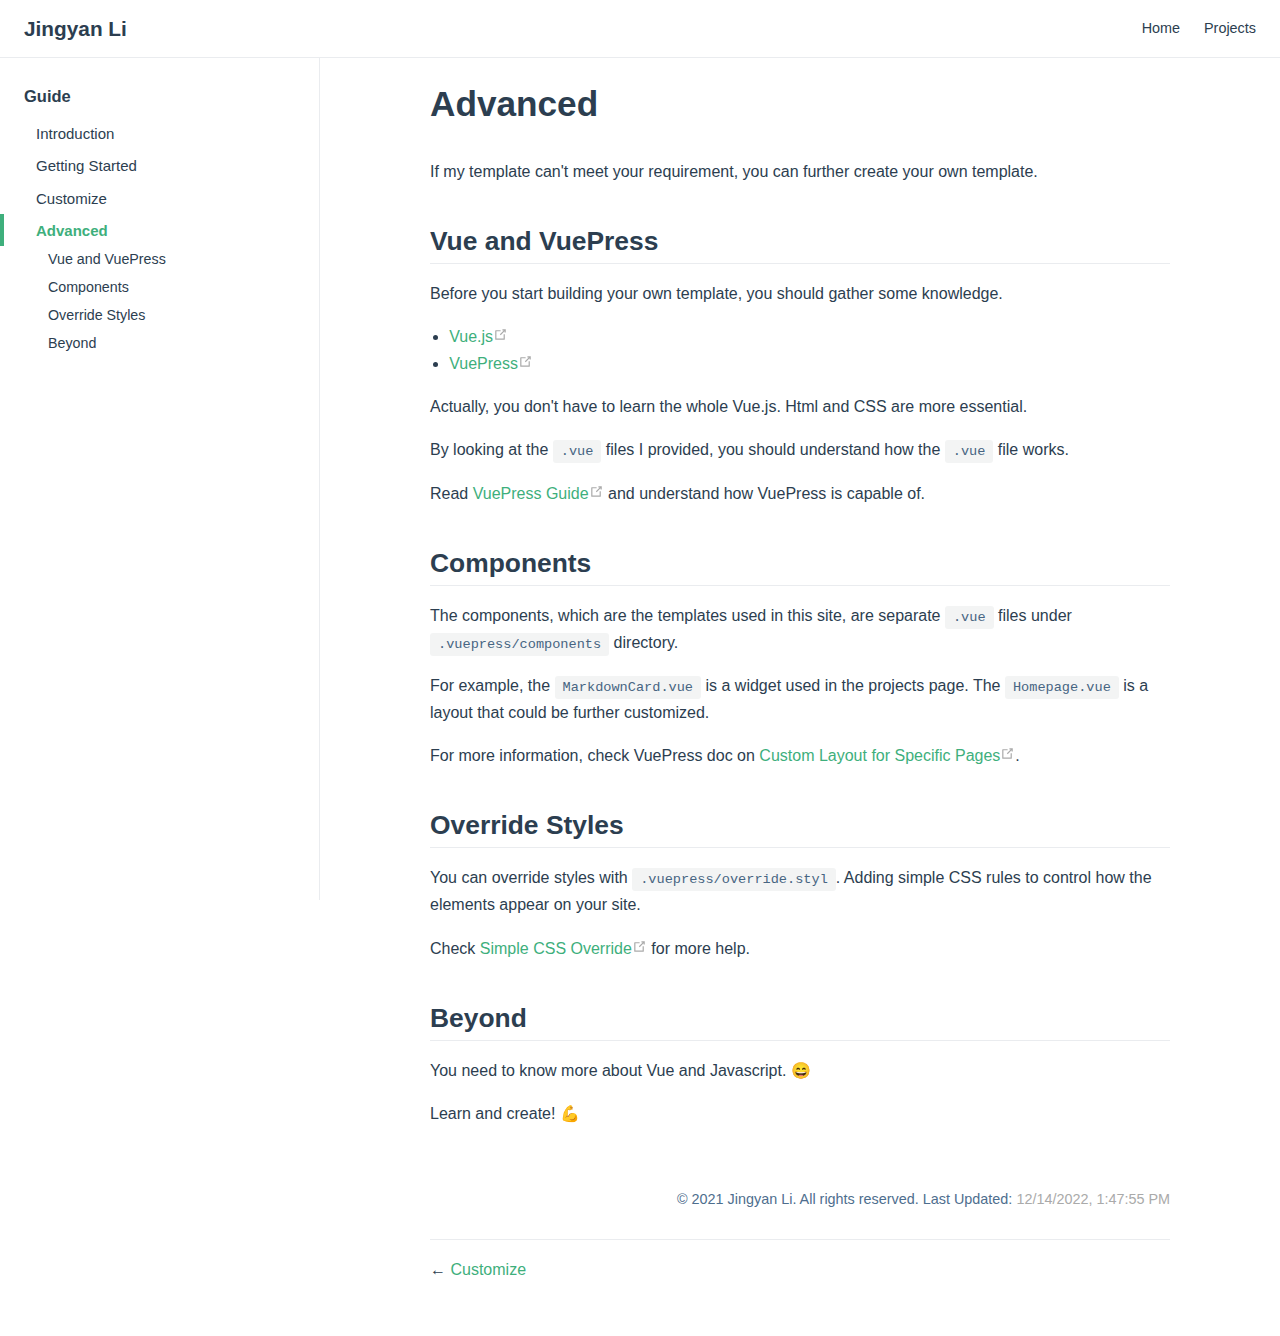
<file: guide/advanced.html>
<!DOCTYPE html>
<html lang="en-US">
  <head>
    <meta charset="utf-8">
    <meta name="viewport" content="width=device-width,initial-scale=1">
    <title>Advanced | Jingyan Li</title>
    <meta name="description" content="The description of the site.">
    <link rel="icon" href="/logo.png">
    
    <link rel="preload" href="/assets/css/0.styles.24934781.css" as="style"><link rel="preload" href="/assets/js/app.1f9f8d4a.js" as="script"><link rel="preload" href="/assets/js/11.ed17755b.js" as="script"><link rel="prefetch" href="/assets/js/10.ed4c6b3a.js"><link rel="prefetch" href="/assets/js/12.01827b90.js"><link rel="prefetch" href="/assets/js/13.dc46bfcc.js"><link rel="prefetch" href="/assets/js/14.80689126.js"><link rel="prefetch" href="/assets/js/2.1b7a9f55.js"><link rel="prefetch" href="/assets/js/3.362dae56.js"><link rel="prefetch" href="/assets/js/4.6abd89b2.js"><link rel="prefetch" href="/assets/js/5.b070aab3.js"><link rel="prefetch" href="/assets/js/6.bccb0475.js"><link rel="prefetch" href="/assets/js/7.890d3aca.js"><link rel="prefetch" href="/assets/js/8.903c818e.js"><link rel="prefetch" href="/assets/js/9.636cb5f6.js">
    <link rel="stylesheet" href="/assets/css/0.styles.24934781.css">
  </head>
  <body>
    <div id="app" data-server-rendered="true"><div class="theme-container"><header class="navbar"><div class="sidebar-button"><svg xmlns="http://www.w3.org/2000/svg" aria-hidden="true" role="img" viewBox="0 0 448 512" class="icon"><path fill="currentColor" d="M436 124H12c-6.627 0-12-5.373-12-12V80c0-6.627 5.373-12 12-12h424c6.627 0 12 5.373 12 12v32c0 6.627-5.373 12-12 12zm0 160H12c-6.627 0-12-5.373-12-12v-32c0-6.627 5.373-12 12-12h424c6.627 0 12 5.373 12 12v32c0 6.627-5.373 12-12 12zm0 160H12c-6.627 0-12-5.373-12-12v-32c0-6.627 5.373-12 12-12h424c6.627 0 12 5.373 12 12v32c0 6.627-5.373 12-12 12z"></path></svg></div> <a href="/" class="home-link router-link-active"><!----> <span class="site-name">Jingyan Li</span></a> <div class="links" style="max-width:nullpx;"><!----> <nav class="nav-links can-hide"><div class="nav-item"><a href="/" class="nav-link">Home</a></div><div class="nav-item"><a href="/projects/" class="nav-link">Projects</a></div> <!----></nav></div></header> <div class="sidebar-mask"></div> <div class="sidebar"><nav class="nav-links"><div class="nav-item"><a href="/" class="nav-link">Home</a></div><div class="nav-item"><a href="/projects/" class="nav-link">Projects</a></div> <!----></nav>  <ul class="sidebar-links"><li><div class="sidebar-group first"><p class="sidebar-heading open"><span>Guide</span> <!----></p> <ul class="sidebar-group-items"><li><a href="/guide/" aria-current="page" class="sidebar-link">Introduction</a></li><li><a href="/guide/getting-started.html" class="sidebar-link">Getting Started</a></li><li><a href="/guide/customize.html" class="sidebar-link">Customize</a></li><li><a href="/guide/advanced.html" aria-current="page" class="active sidebar-link">Advanced</a><ul class="sidebar-sub-headers"><li class="sidebar-sub-header"><a href="/guide/advanced.html#vue-and-vuepress" class="sidebar-link">Vue and VuePress</a></li><li class="sidebar-sub-header"><a href="/guide/advanced.html#components" class="sidebar-link">Components</a></li><li class="sidebar-sub-header"><a href="/guide/advanced.html#override-styles" class="sidebar-link">Override Styles</a></li><li class="sidebar-sub-header"><a href="/guide/advanced.html#beyond" class="sidebar-link">Beyond</a></li></ul></li></ul></div></li></ul> </div> <div class="page"> <div class="content"><h1 id="advanced">Advanced</h1> <p>If my template can't meet your requirement, you can further create your own template.</p> <h2 id="vue-and-vuepress">Vue and VuePress</h2> <p>Before you start building your own template, you should gather some knowledge.</p> <ul><li><a href="https://vuejs.org/" target="_blank" rel="noopener noreferrer">Vue.js<svg xmlns="http://www.w3.org/2000/svg" aria-hidden="true" x="0px" y="0px" viewBox="0 0 100 100" width="15" height="15" class="icon outbound"><path fill="currentColor" d="M18.8,85.1h56l0,0c2.2,0,4-1.8,4-4v-32h-8v28h-48v-48h28v-8h-32l0,0c-2.2,0-4,1.8-4,4v56C14.8,83.3,16.6,85.1,18.8,85.1z"></path> <polygon fill="currentColor" points="45.7,48.7 51.3,54.3 77.2,28.5 77.2,37.2 85.2,37.2 85.2,14.9 62.8,14.9 62.8,22.9 71.5,22.9"></polygon></svg></a></li> <li><a href="https://vuepress.vuejs.org/" target="_blank" rel="noopener noreferrer">VuePress<svg xmlns="http://www.w3.org/2000/svg" aria-hidden="true" x="0px" y="0px" viewBox="0 0 100 100" width="15" height="15" class="icon outbound"><path fill="currentColor" d="M18.8,85.1h56l0,0c2.2,0,4-1.8,4-4v-32h-8v28h-48v-48h28v-8h-32l0,0c-2.2,0-4,1.8-4,4v56C14.8,83.3,16.6,85.1,18.8,85.1z"></path> <polygon fill="currentColor" points="45.7,48.7 51.3,54.3 77.2,28.5 77.2,37.2 85.2,37.2 85.2,14.9 62.8,14.9 62.8,22.9 71.5,22.9"></polygon></svg></a></li></ul> <p>Actually, you don't have to learn the whole Vue.js. Html and CSS are more essential.</p> <p>By looking at the <code>.vue</code> files I provided, you should understand how the <code>.vue</code> file works.</p> <p>Read <a href="https://vuepress.vuejs.org/guide/" target="_blank" rel="noopener noreferrer">VuePress Guide<svg xmlns="http://www.w3.org/2000/svg" aria-hidden="true" x="0px" y="0px" viewBox="0 0 100 100" width="15" height="15" class="icon outbound"><path fill="currentColor" d="M18.8,85.1h56l0,0c2.2,0,4-1.8,4-4v-32h-8v28h-48v-48h28v-8h-32l0,0c-2.2,0-4,1.8-4,4v56C14.8,83.3,16.6,85.1,18.8,85.1z"></path> <polygon fill="currentColor" points="45.7,48.7 51.3,54.3 77.2,28.5 77.2,37.2 85.2,37.2 85.2,14.9 62.8,14.9 62.8,22.9 71.5,22.9"></polygon></svg></a> and understand how VuePress is capable of.</p> <h2 id="components">Components</h2> <p>The components, which are the templates used in this site, are separate <code>.vue</code> files under <code>.vuepress/components</code> directory.</p> <p>For example, the <code>MarkdownCard.vue</code> is a widget used in the projects page. The <code>Homepage.vue</code> is a layout that could be further customized.</p> <p>For more information, check VuePress doc on <a href="https://vuepress.vuejs.org/default-theme-config/#custom-layout-for-specific-pages" target="_blank" rel="noopener noreferrer">Custom Layout for Specific Pages<svg xmlns="http://www.w3.org/2000/svg" aria-hidden="true" x="0px" y="0px" viewBox="0 0 100 100" width="15" height="15" class="icon outbound"><path fill="currentColor" d="M18.8,85.1h56l0,0c2.2,0,4-1.8,4-4v-32h-8v28h-48v-48h28v-8h-32l0,0c-2.2,0-4,1.8-4,4v56C14.8,83.3,16.6,85.1,18.8,85.1z"></path> <polygon fill="currentColor" points="45.7,48.7 51.3,54.3 77.2,28.5 77.2,37.2 85.2,37.2 85.2,14.9 62.8,14.9 62.8,22.9 71.5,22.9"></polygon></svg></a>.</p> <h2 id="override-styles">Override Styles</h2> <p>You can override styles with <code>.vuepress/override.styl</code>. Adding simple CSS rules to control how the elements appear on your site.</p> <p>Check <a href="https://vuepress.vuejs.org/default-theme-config/#simple-css-override" target="_blank" rel="noopener noreferrer">Simple CSS Override<svg xmlns="http://www.w3.org/2000/svg" aria-hidden="true" x="0px" y="0px" viewBox="0 0 100 100" width="15" height="15" class="icon outbound"><path fill="currentColor" d="M18.8,85.1h56l0,0c2.2,0,4-1.8,4-4v-32h-8v28h-48v-48h28v-8h-32l0,0c-2.2,0-4,1.8-4,4v56C14.8,83.3,16.6,85.1,18.8,85.1z"></path> <polygon fill="currentColor" points="45.7,48.7 51.3,54.3 77.2,28.5 77.2,37.2 85.2,37.2 85.2,14.9 62.8,14.9 62.8,22.9 71.5,22.9"></polygon></svg></a> for more help.</p> <h2 id="beyond">Beyond</h2> <p>You need to know more about Vue and Javascript. 😄</p> <p>Learn and create! 💪</p></div> <div class="page-edit"><!----> <div class="last-updated"><span class="prefix">© 2021 Jingyan Li. All rights reserved. Last Updated: </span> <span class="time">12/14/2022, 2:47:55 PM</span></div></div> <div class="page-nav"><p class="inner"><span class="prev">
        ←
        <a href="/guide/customize.html" class="prev">
          Customize
        </a></span> <!----></p></div> </div> <!----></div></div>
    <script src="/assets/js/app.1f9f8d4a.js" defer></script><script src="/assets/js/11.ed17755b.js" defer></script>
  </body>
</html>
</file>
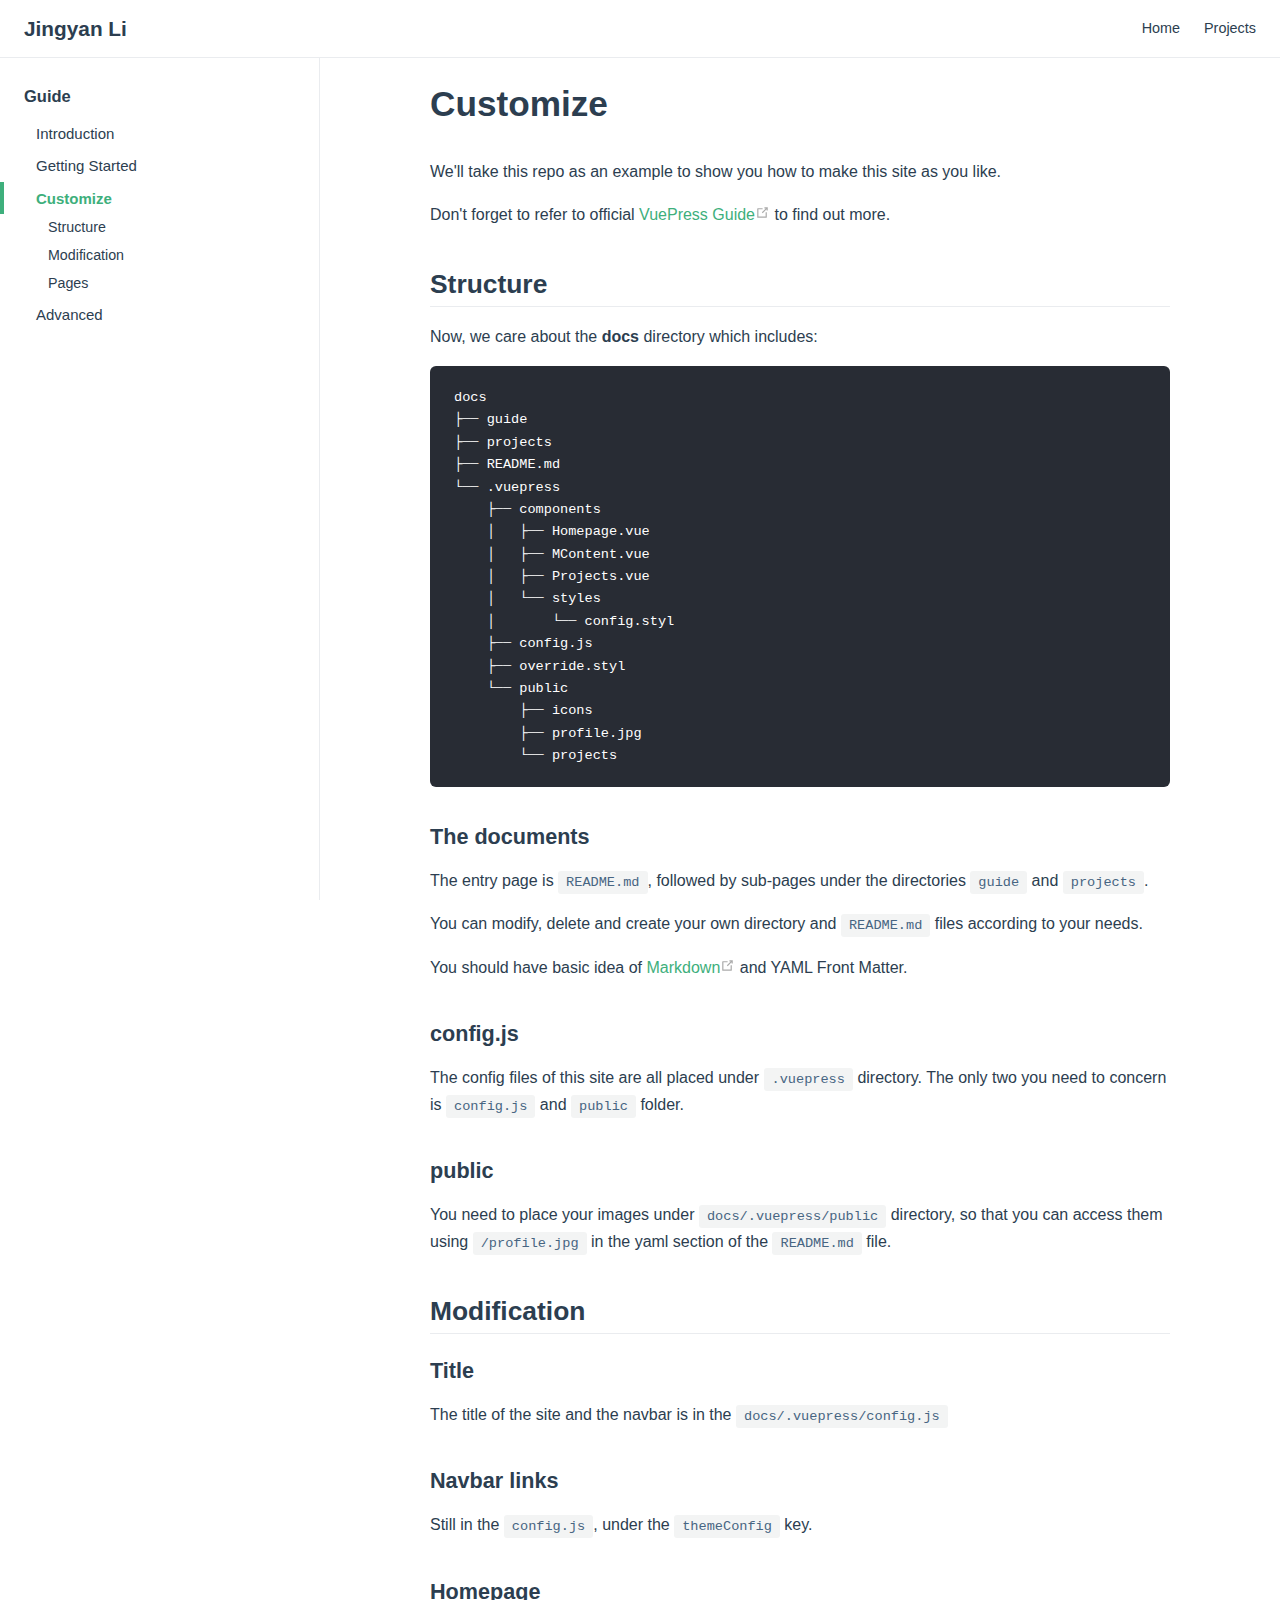
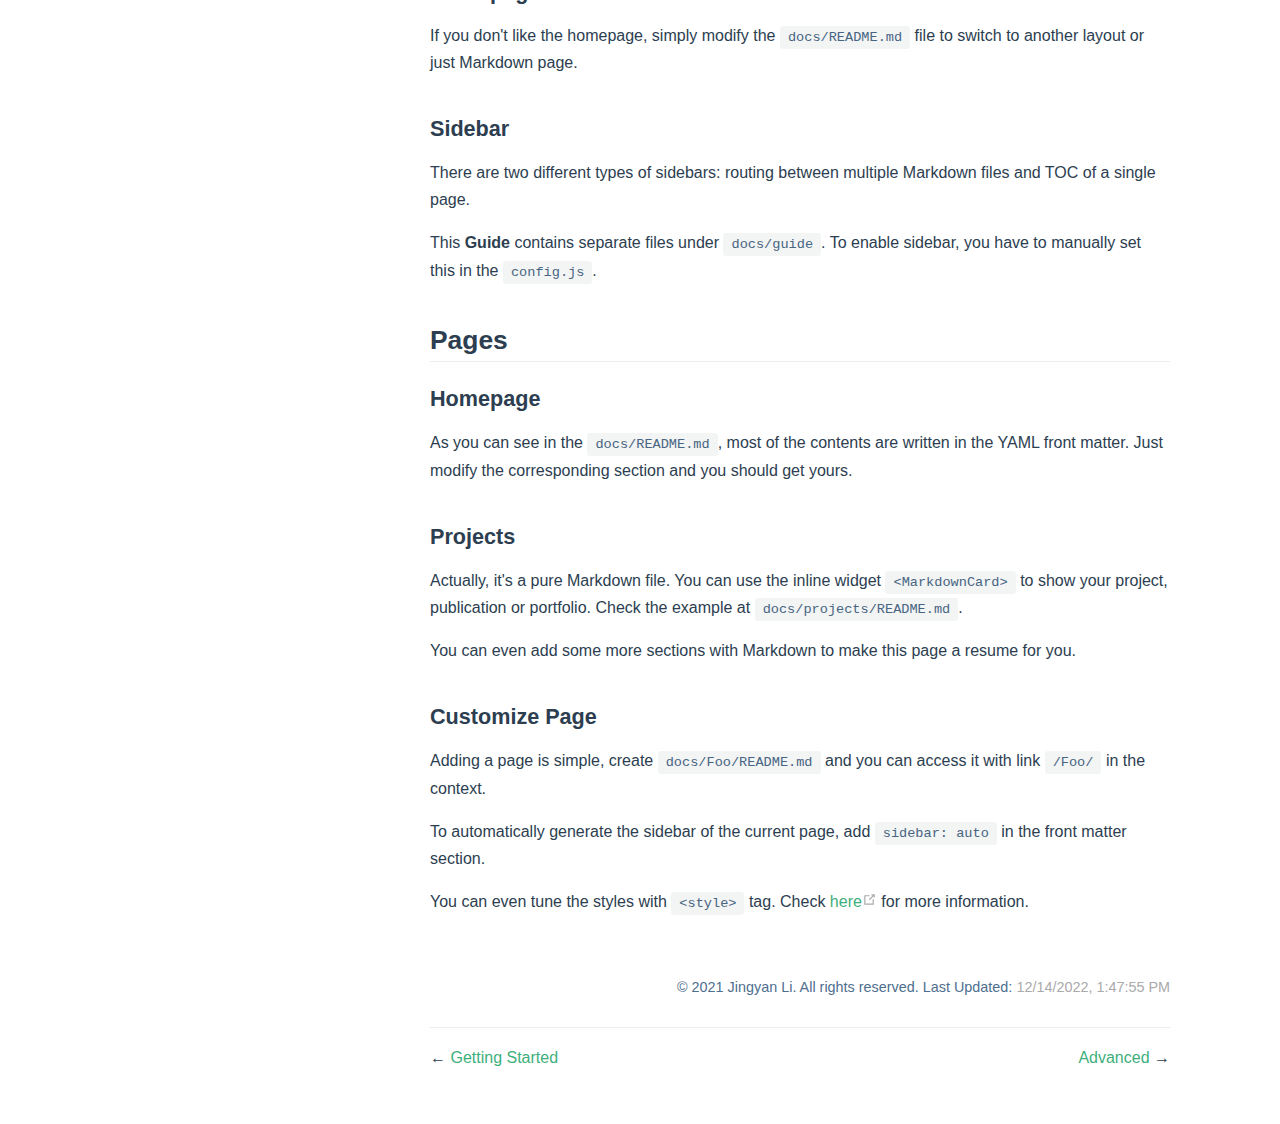
<file: guide/customize.html>
<!DOCTYPE html>
<html lang="en-US">
  <head>
    <meta charset="utf-8">
    <meta name="viewport" content="width=device-width,initial-scale=1">
    <title>Customize | Jingyan Li</title>
    <meta name="description" content="The description of the site.">
    <link rel="icon" href="/logo.png">
    
    <link rel="preload" href="/assets/css/0.styles.24934781.css" as="style"><link rel="preload" href="/assets/js/app.1f9f8d4a.js" as="script"><link rel="preload" href="/assets/js/12.01827b90.js" as="script"><link rel="prefetch" href="/assets/js/10.ed4c6b3a.js"><link rel="prefetch" href="/assets/js/11.ed17755b.js"><link rel="prefetch" href="/assets/js/13.dc46bfcc.js"><link rel="prefetch" href="/assets/js/14.80689126.js"><link rel="prefetch" href="/assets/js/2.1b7a9f55.js"><link rel="prefetch" href="/assets/js/3.362dae56.js"><link rel="prefetch" href="/assets/js/4.6abd89b2.js"><link rel="prefetch" href="/assets/js/5.b070aab3.js"><link rel="prefetch" href="/assets/js/6.bccb0475.js"><link rel="prefetch" href="/assets/js/7.890d3aca.js"><link rel="prefetch" href="/assets/js/8.903c818e.js"><link rel="prefetch" href="/assets/js/9.636cb5f6.js">
    <link rel="stylesheet" href="/assets/css/0.styles.24934781.css">
  </head>
  <body>
    <div id="app" data-server-rendered="true"><div class="theme-container"><header class="navbar"><div class="sidebar-button"><svg xmlns="http://www.w3.org/2000/svg" aria-hidden="true" role="img" viewBox="0 0 448 512" class="icon"><path fill="currentColor" d="M436 124H12c-6.627 0-12-5.373-12-12V80c0-6.627 5.373-12 12-12h424c6.627 0 12 5.373 12 12v32c0 6.627-5.373 12-12 12zm0 160H12c-6.627 0-12-5.373-12-12v-32c0-6.627 5.373-12 12-12h424c6.627 0 12 5.373 12 12v32c0 6.627-5.373 12-12 12zm0 160H12c-6.627 0-12-5.373-12-12v-32c0-6.627 5.373-12 12-12h424c6.627 0 12 5.373 12 12v32c0 6.627-5.373 12-12 12z"></path></svg></div> <a href="/" class="home-link router-link-active"><!----> <span class="site-name">Jingyan Li</span></a> <div class="links" style="max-width:nullpx;"><!----> <nav class="nav-links can-hide"><div class="nav-item"><a href="/" class="nav-link">Home</a></div><div class="nav-item"><a href="/projects/" class="nav-link">Projects</a></div> <!----></nav></div></header> <div class="sidebar-mask"></div> <div class="sidebar"><nav class="nav-links"><div class="nav-item"><a href="/" class="nav-link">Home</a></div><div class="nav-item"><a href="/projects/" class="nav-link">Projects</a></div> <!----></nav>  <ul class="sidebar-links"><li><div class="sidebar-group first"><p class="sidebar-heading open"><span>Guide</span> <!----></p> <ul class="sidebar-group-items"><li><a href="/guide/" aria-current="page" class="sidebar-link">Introduction</a></li><li><a href="/guide/getting-started.html" class="sidebar-link">Getting Started</a></li><li><a href="/guide/customize.html" aria-current="page" class="active sidebar-link">Customize</a><ul class="sidebar-sub-headers"><li class="sidebar-sub-header"><a href="/guide/customize.html#structure" class="sidebar-link">Structure</a></li><li class="sidebar-sub-header"><a href="/guide/customize.html#modification" class="sidebar-link">Modification</a></li><li class="sidebar-sub-header"><a href="/guide/customize.html#pages" class="sidebar-link">Pages</a></li></ul></li><li><a href="/guide/advanced.html" class="sidebar-link">Advanced</a></li></ul></div></li></ul> </div> <div class="page"> <div class="content"><h1 id="customize">Customize</h1> <p>We'll take this repo as an example to show you how to make this site as you like.</p> <p>Don't forget to refer to official <a href="https://vuepress.vuejs.org/guide/" target="_blank" rel="noopener noreferrer">VuePress Guide<svg xmlns="http://www.w3.org/2000/svg" aria-hidden="true" x="0px" y="0px" viewBox="0 0 100 100" width="15" height="15" class="icon outbound"><path fill="currentColor" d="M18.8,85.1h56l0,0c2.2,0,4-1.8,4-4v-32h-8v28h-48v-48h28v-8h-32l0,0c-2.2,0-4,1.8-4,4v56C14.8,83.3,16.6,85.1,18.8,85.1z"></path> <polygon fill="currentColor" points="45.7,48.7 51.3,54.3 77.2,28.5 77.2,37.2 85.2,37.2 85.2,14.9 62.8,14.9 62.8,22.9 71.5,22.9"></polygon></svg></a> to find out more.</p> <h2 id="structure">Structure</h2> <p>Now, we care about the <strong>docs</strong> directory which includes:</p> <div class="language- extra-class"><pre class="language-text"><code>docs
├── guide
├── projects
├── README.md
└── .vuepress
    ├── components
    │   ├── Homepage.vue
    │   ├── MContent.vue
    │   ├── Projects.vue
    │   └── styles
    │       └── config.styl
    ├── config.js
    ├── override.styl
    └── public
        ├── icons
        ├── profile.jpg
        └── projects
</code></pre></div><h3 id="the-documents">The documents</h3> <p>The entry page is <code>README.md</code>, followed by sub-pages under the directories <code>guide</code> and <code>projects</code>.</p> <p>You can modify, delete and create your own directory and <code>README.md</code> files according to your needs.</p> <p>You should have basic idea of <a href="https://guides.github.com/features/mastering-markdown/" target="_blank" rel="noopener noreferrer">Markdown<svg xmlns="http://www.w3.org/2000/svg" aria-hidden="true" x="0px" y="0px" viewBox="0 0 100 100" width="15" height="15" class="icon outbound"><path fill="currentColor" d="M18.8,85.1h56l0,0c2.2,0,4-1.8,4-4v-32h-8v28h-48v-48h28v-8h-32l0,0c-2.2,0-4,1.8-4,4v56C14.8,83.3,16.6,85.1,18.8,85.1z"></path> <polygon fill="currentColor" points="45.7,48.7 51.3,54.3 77.2,28.5 77.2,37.2 85.2,37.2 85.2,14.9 62.8,14.9 62.8,22.9 71.5,22.9"></polygon></svg></a> and YAML Front Matter.</p> <h3 id="config-js">config.js</h3> <p>The config files of this site are all placed under <code>.vuepress</code> directory. The only two you need to concern is <code>config.js</code> and <code>public</code> folder.</p> <h3 id="public">public</h3> <p>You need to place your images under <code>docs/.vuepress/public</code> directory, so that you can access them using <code>/profile.jpg</code> in the yaml section of the <code>README.md</code> file.</p> <h2 id="modification">Modification</h2> <h3 id="title">Title</h3> <p>The title of the site and the navbar is in the <code>docs/.vuepress/config.js</code></p> <h3 id="navbar-links">Navbar links</h3> <p>Still in the <code>config.js</code>, under the <code>themeConfig</code> key.</p> <h3 id="homepage">Homepage</h3> <p>If you don't like the homepage, simply modify the <code>docs/README.md</code> file to switch to another layout or just Markdown page.</p> <h3 id="sidebar">Sidebar</h3> <p>There are two different types of sidebars: routing between multiple Markdown files and TOC of a single page.</p> <p>This <strong>Guide</strong> contains separate files under <code>docs/guide</code>. To enable sidebar, you have to manually set this in the <code>config.js</code>.</p> <h2 id="pages">Pages</h2> <h3 id="homepage-2">Homepage</h3> <p>As you can see in the <code>docs/README.md</code>, most of the contents are written in the YAML front matter. Just modify the corresponding section and you should get yours.</p> <h3 id="projects">Projects</h3> <p>Actually, it's a pure Markdown file. You can use the inline widget <code>&lt;MarkdownCard&gt;</code> to show your project, publication or portfolio. Check the example at <code>docs/projects/README.md</code>.</p> <p>You can even add some more sections with Markdown to make this page a resume for you.</p> <h3 id="customize-page">Customize Page</h3> <p>Adding a page is simple, create <code>docs/Foo/README.md</code> and you can access it with link <code>/Foo/</code> in the context.</p> <p>To automatically generate the sidebar of the current page, add <code>sidebar: auto</code> in the front matter section.</p> <p>You can even tune the styles with <code>&lt;style&gt;</code> tag. Check <a href="https://vuepress.vuejs.org/guide/using-vue.html#using-pre-processors" target="_blank" rel="noopener noreferrer">here<svg xmlns="http://www.w3.org/2000/svg" aria-hidden="true" x="0px" y="0px" viewBox="0 0 100 100" width="15" height="15" class="icon outbound"><path fill="currentColor" d="M18.8,85.1h56l0,0c2.2,0,4-1.8,4-4v-32h-8v28h-48v-48h28v-8h-32l0,0c-2.2,0-4,1.8-4,4v56C14.8,83.3,16.6,85.1,18.8,85.1z"></path> <polygon fill="currentColor" points="45.7,48.7 51.3,54.3 77.2,28.5 77.2,37.2 85.2,37.2 85.2,14.9 62.8,14.9 62.8,22.9 71.5,22.9"></polygon></svg></a> for more information.</p></div> <div class="page-edit"><!----> <div class="last-updated"><span class="prefix">© 2021 Jingyan Li. All rights reserved. Last Updated: </span> <span class="time">12/14/2022, 2:47:55 PM</span></div></div> <div class="page-nav"><p class="inner"><span class="prev">
        ←
        <a href="/guide/getting-started.html" class="prev">
          Getting Started
        </a></span> <span class="next"><a href="/guide/advanced.html">
          Advanced
        </a>
        →
      </span></p></div> </div> <!----></div></div>
    <script src="/assets/js/app.1f9f8d4a.js" defer></script><script src="/assets/js/12.01827b90.js" defer></script>
  </body>
</html>
</file>
<file: assets/css/0.styles.24934781.css>
.home{padding:3.6rem 2rem 0;max-width:960px;margin:0 auto}.home .hero{text-align:center}.home .hero img{max-width:100%;max-height:280px;display:block;margin:3rem auto 1.5rem}.home .hero h1{font-size:3rem}.home .hero .action,.home .hero .description,.home .hero h1{margin:1.8rem auto}.home .hero .description{max-width:35rem;font-size:1.6rem;line-height:1.3;color:#6a8bad}.home .hero .action-button{display:inline-block;font-size:1.2rem;color:#fff;background-color:#3eaf7c;padding:.8rem 1.6rem;border-radius:4px;transition:background-color .1s ease;box-sizing:border-box;border-bottom:1px solid #389d70}.home .hero .action-button:hover{background-color:#4abf8a}.home .features{border-top:1px solid #eaecef;padding:1.2rem 0;margin-top:2.5rem;display:flex;flex-wrap:wrap;align-items:flex-start;align-content:stretch;justify-content:space-between}.home .feature{flex-grow:1;flex-basis:30%;max-width:30%}.home .feature h2{font-size:1.4rem;font-weight:500;border-bottom:none;padding-bottom:0;color:#3a5169}.home .feature p{color:#4e6e8e}.home .footer{padding:2.5rem;border-top:1px solid #eaecef;text-align:center;color:#4e6e8e}@media (max-width:719px){.home .features{flex-direction:column}.home .feature{max-width:100%;padding:0 2.5rem}}@media (max-width:419px){.home{padding-left:1.5rem;padding-right:1.5rem}.home .hero img{max-height:210px;margin:2rem auto 1.2rem}.home .hero h1{font-size:2rem}.home .hero .action,.home .hero .description,.home .hero h1{margin:1.2rem auto}.home .hero .description{font-size:1.2rem}.home .hero .action-button{font-size:1rem;padding:.6rem 1.2rem}.home .feature h2{font-size:1.25rem}}.sidebar-button{display:none;width:1.25rem;height:1.25rem;position:absolute;padding:.6rem;top:.6rem;left:1rem;cursor:pointer}.sidebar-button .icon{display:block;width:1.25rem;height:1.25rem}@media (max-width:719px){.sidebar-button{display:block}}.search-box{display:inline-block;position:relative;margin-right:1rem}.search-box input{cursor:text;width:10rem;color:#4e6e8e;display:inline-block;border:1px solid #cfd4db;border-radius:2rem;font-size:.9rem;line-height:2rem;padding:0 .5rem 0 2rem;outline:none;transition:all .2s ease;background:#fff url(/assets/img/search.83621669.svg) .6rem .5rem no-repeat;background-size:1rem}.search-box input:focus{cursor:auto;border-color:#3eaf7c}.search-box .suggestions{background:#fff;width:20rem;position:absolute;top:1.5rem;border:1px solid #cfd4db;border-radius:6px;padding:.4rem;list-style-type:none}.search-box .suggestions.align-right{right:0}.search-box .suggestion{line-height:1.4;padding:.4rem .6rem;border-radius:4px;cursor:pointer}.search-box .suggestion a{white-space:normal;color:#5d82a6}.search-box .suggestion a .page-title{font-weight:600}.search-box .suggestion a .header{font-size:.9em;margin-left:.25em}.search-box .suggestion.focused{background-color:#f3f4f5}.search-box .suggestion.focused a{color:#3eaf7c}@media (max-width:959px){.search-box input{cursor:pointer;width:0;border-color:transparent;position:relative}.search-box input:focus{cursor:text;left:0;width:10rem}}@media (max-width:959px) and (min-width:719px){.search-box .suggestions{left:0}}@media (max-width:719px){.search-box{margin-right:0}.search-box input{left:1rem}.search-box .suggestions{right:0}}@media (max-width:419px){.search-box .suggestions{width:calc(100vw - 4rem)}.search-box input:focus{width:8rem}}.dropdown-enter,.dropdown-leave-to{height:0!important}.dropdown-wrapper{cursor:pointer}.dropdown-wrapper .dropdown-title{display:block}.dropdown-wrapper .dropdown-title:hover{border-color:transparent}.dropdown-wrapper .dropdown-title .arrow{vertical-align:middle;margin-top:-1px;margin-left:.4rem}.dropdown-wrapper .nav-dropdown .dropdown-item{color:inherit;line-height:1.7rem}.dropdown-wrapper .nav-dropdown .dropdown-item h4{margin:.45rem 0 0;border-top:1px solid #eee;padding:.45rem 1.5rem 0 1.25rem}.dropdown-wrapper .nav-dropdown .dropdown-item .dropdown-subitem-wrapper{padding:0;list-style:none}.dropdown-wrapper .nav-dropdown .dropdown-item .dropdown-subitem-wrapper .dropdown-subitem{font-size:.9em}.dropdown-wrapper .nav-dropdown .dropdown-item a{display:block;line-height:1.7rem;position:relative;border-bottom:none;font-weight:400;margin-bottom:0;padding:0 1.5rem 0 1.25rem}.dropdown-wrapper .nav-dropdown .dropdown-item a.router-link-active,.dropdown-wrapper .nav-dropdown .dropdown-item a:hover{color:#3eaf7c}.dropdown-wrapper .nav-dropdown .dropdown-item a.router-link-active:after{content:"";width:0;height:0;border-left:5px solid #3eaf7c;border-top:3px solid transparent;border-bottom:3px solid transparent;position:absolute;top:calc(50% - 2px);left:9px}.dropdown-wrapper .nav-dropdown .dropdown-item:first-child h4{margin-top:0;padding-top:0;border-top:0}@media (max-width:719px){.dropdown-wrapper.open .dropdown-title{margin-bottom:.5rem}.dropdown-wrapper .nav-dropdown{transition:height .1s ease-out;overflow:hidden}.dropdown-wrapper .nav-dropdown .dropdown-item h4{border-top:0;margin-top:0;padding-top:0}.dropdown-wrapper .nav-dropdown .dropdown-item>a,.dropdown-wrapper .nav-dropdown .dropdown-item h4{font-size:15px;line-height:2rem}.dropdown-wrapper .nav-dropdown .dropdown-item .dropdown-subitem{font-size:14px;padding-left:1rem}}@media (min-width:719px){.dropdown-wrapper{height:1.8rem}.dropdown-wrapper:hover .nav-dropdown{display:block!important}.dropdown-wrapper .dropdown-title .arrow{border-left:4px solid transparent;border-right:4px solid transparent;border-top:6px solid #ccc;border-bottom:0}.dropdown-wrapper .nav-dropdown{display:none;height:auto!important;box-sizing:border-box;max-height:calc(100vh - 2.7rem);overflow-y:auto;position:absolute;top:100%;right:0;background-color:#fff;padding:.6rem 0;border:1px solid #ddd;border-bottom-color:#ccc;text-align:left;border-radius:.25rem;white-space:nowrap;margin:0}}.nav-links{display:inline-block}.nav-links a{line-height:1.4rem;color:inherit}.nav-links a.router-link-active,.nav-links a:hover{color:#3eaf7c}.nav-links .nav-item{position:relative;display:inline-block;margin-left:1.5rem;line-height:2rem}.nav-links .nav-item:first-child{margin-left:0}.nav-links .repo-link{margin-left:1.5rem}@media (max-width:719px){.nav-links .nav-item,.nav-links .repo-link{margin-left:0}}@media (min-width:719px){.nav-links a.router-link-active,.nav-links a:hover{color:#2c3e50}.nav-item>a:not(.external).router-link-active,.nav-item>a:not(.external):hover{margin-bottom:-2px;border-bottom:2px solid #46bd87}}.navbar{padding:.7rem 1.5rem;line-height:2.2rem;position:relative}.navbar a,.navbar img,.navbar span{display:inline-block}.navbar .logo{height:2.2rem;min-width:2.2rem;margin-right:.8rem;vertical-align:top}.navbar .site-name{font-size:1.3rem;font-weight:600;color:#2c3e50;position:relative}.navbar .links{padding-left:1.5rem;box-sizing:border-box;background-color:#fff;white-space:nowrap;font-size:.9rem;position:absolute;right:1.5rem;top:.7rem;display:flex}.navbar .links .search-box{flex:0 0 auto;vertical-align:top}.navbar .links .nav-links{flex:1}@media (max-width:719px){.navbar{padding-left:4rem}.navbar .can-hide{display:none}.navbar .links{padding-left:1.5rem}}.page-edit,.page-nav{max-width:740px;margin:0 auto;padding:2rem 2.5rem}@media (max-width:959px){.page-edit,.page-nav{padding:2rem}}@media (max-width:419px){.page-edit,.page-nav{padding:1.5rem}}.page{padding-bottom:2rem}.page-edit{padding-top:1rem;padding-bottom:1rem;overflow:auto}.page-edit .edit-link{display:inline-block}.page-edit .edit-link a{color:#4e6e8e;margin-right:.25rem}.page-edit .last-updated{float:right;font-size:.9em}.page-edit .last-updated .prefix{font-weight:500;color:#4e6e8e}.page-edit .last-updated .time{font-weight:400;color:#aaa}.page-nav{padding-top:1rem;padding-bottom:0}.page-nav .inner{min-height:2rem;margin-top:0;border-top:1px solid #eaecef;padding-top:1rem;overflow:auto}.page-nav .next{float:right}@media (max-width:719px){.page-edit .edit-link{margin-bottom:.5rem}.page-edit .last-updated{font-size:.8em;float:none;text-align:left}}.sidebar .sidebar-sub-headers{padding-left:1rem;font-size:.95em}a.sidebar-link{font-weight:400;display:inline-block;color:#2c3e50;border-left:.25rem solid transparent;padding:.35rem 1rem .35rem 1.25rem;line-height:1.4;width:100%;box-sizing:border-box}a.sidebar-link:hover{color:#3eaf7c}a.sidebar-link.active{font-weight:600;color:#3eaf7c;border-left-color:#3eaf7c}.sidebar-group a.sidebar-link{padding-left:2rem}.sidebar-sub-headers a.sidebar-link{padding-top:.25rem;padding-bottom:.25rem;border-left:none}.sidebar-sub-headers a.sidebar-link.active{font-weight:500}.sidebar-group:not(.first){margin-top:1em}.sidebar-group .sidebar-group{padding-left:.5em}.sidebar-group:not(.collapsable) .sidebar-heading{cursor:auto;color:inherit}.sidebar-heading{color:#999;transition:color .15s ease;cursor:pointer;font-size:1.1em;font-weight:700;padding:0 1.5rem;margin-top:0;margin-bottom:.5rem}.sidebar-heading.open,.sidebar-heading:hover{color:inherit}.sidebar-heading .arrow{position:relative;top:-.12em;left:.5em}.sidebar-heading:.open .arrow{top:-.18em}.sidebar-group-items{transition:height .1s ease-out;overflow:hidden}.sidebar ul{padding:0;margin:0;list-style-type:none}.sidebar a{display:inline-block}.sidebar .nav-links{display:none;border-bottom:1px solid #eaecef;padding:.5rem 0 .75rem 0}.sidebar .nav-links a{font-weight:600}.sidebar .nav-links .nav-item,.sidebar .nav-links .repo-link{display:block;line-height:1.25rem;font-size:1.1em;padding:.5rem 0 .5rem 1.5rem}.sidebar .sidebar-links{padding:1.5rem 0}@media (max-width:719px){.sidebar .nav-links{display:block}.sidebar .nav-links .dropdown-wrapper .nav-dropdown .dropdown-item a.router-link-active:after{top:calc(1rem - 2px)}.sidebar .sidebar-links{padding:1rem 0}}.sw-update-popup{position:fixed;right:1em;bottom:1em;padding:1em;border:1px solid #3eaf7c;border-radius:3px;background:#fff;box-shadow:0 4px 16px rgba(0,0,0,.5);text-align:center}.sw-update-popup button{margin-top:.5em;padding:.25em 2em}.sw-update-popup-enter-active,.sw-update-popup-leave-active{transition:opacity .3s,transform .3s}.sw-update-popup-enter,.sw-update-popup-leave-to{opacity:0;transform:translateY(50%) scale(.5)}code[class*=language-],pre[class*=language-]{color:#ccc;background:none;font-family:Consolas,Monaco,Andale Mono,Ubuntu Mono,monospace;font-size:1em;text-align:left;white-space:pre;word-spacing:normal;word-break:normal;word-wrap:normal;line-height:1.5;tab-size:4;hyphens:none}pre[class*=language-]{padding:1em;margin:.5em 0;overflow:auto}:not(pre)>code[class*=language-],pre[class*=language-]{background:#2d2d2d}:not(pre)>code[class*=language-]{padding:.1em;border-radius:.3em;white-space:normal}.token.block-comment,.token.cdata,.token.comment,.token.doctype,.token.prolog{color:#999}.token.punctuation{color:#ccc}.token.attr-name,.token.deleted,.token.namespace,.token.tag{color:#e2777a}.token.function-name{color:#6196cc}.token.boolean,.token.function,.token.number{color:#f08d49}.token.class-name,.token.constant,.token.property,.token.symbol{color:#f8c555}.token.atrule,.token.builtin,.token.important,.token.keyword,.token.selector{color:#cc99cd}.token.attr-value,.token.char,.token.regex,.token.string,.token.variable{color:#7ec699}.token.entity,.token.operator,.token.url{color:#67cdcc}.token.bold,.token.important{font-weight:700}.token.italic{font-style:italic}.token.entity{cursor:help}.token.inserted{color:green}#nprogress{pointer-events:none}#nprogress .bar{background:#3eaf7c;position:fixed;z-index:1031;top:0;left:0;width:100%;height:2px}#nprogress .peg{display:block;position:absolute;right:0;width:100px;height:100%;box-shadow:0 0 10px #3eaf7c,0 0 5px #3eaf7c;opacity:1;transform:rotate(3deg) translateY(-4px)}#nprogress .spinner{display:block;position:fixed;z-index:1031;top:15px;right:15px}#nprogress .spinner-icon{width:18px;height:18px;box-sizing:border-box;border:2px solid transparent;border-top-color:#3eaf7c;border-left-color:#3eaf7c;border-radius:50%;animation:nprogress-spinner .4s linear infinite}.nprogress-custom-parent{overflow:hidden;position:relative}.nprogress-custom-parent #nprogress .bar,.nprogress-custom-parent #nprogress .spinner{position:absolute}@keyframes nprogress-spinner{0%{transform:rotate(0deg)}to{transform:rotate(1turn)}}.content code{color:#476582;padding:.25rem .5rem;margin:0;font-size:.85em;background-color:rgba(27,31,35,.05);border-radius:3px}.content pre,.content pre[class*=language-]{line-height:1.4;padding:1.25rem 1.5rem;margin:.85rem 0;background-color:#282c34;border-radius:6px;overflow:auto}.content pre[class*=language-] code,.content pre code{color:#fff;padding:0;background-color:transparent;border-radius:0}div[class*=language-]{position:relative;background-color:#282c34;border-radius:6px}div[class*=language-] .highlight-lines{-webkit-user-select:none;user-select:none;padding-top:1.3rem;position:absolute;top:0;left:0;width:100%;line-height:1.4}div[class*=language-] .highlight-lines .highlighted{background-color:rgba(0,0,0,.66)}div[class*=language-] pre,div[class*=language-] pre[class*=language-]{background:transparent;position:relative;z-index:1}div[class*=language-]:before{position:absolute;z-index:3;top:.8em;right:1em;font-size:.75rem;color:hsla(0,0%,100%,.4)}div[class*=language-]:not(.line-numbers-mode) .line-numbers-wrapper{display:none}div[class*=language-].line-numbers-mode .highlight-lines .highlighted{position:relative}div[class*=language-].line-numbers-mode .highlight-lines .highlighted:before{content:" ";position:absolute;z-index:3;left:0;top:0;display:block;width:3.5rem;height:100%;background-color:rgba(0,0,0,.66)}div[class*=language-].line-numbers-mode pre{padding-left:4.5rem;vertical-align:middle}div[class*=language-].line-numbers-mode .line-numbers-wrapper{position:absolute;top:0;width:3.5rem;text-align:center;color:hsla(0,0%,100%,.3);padding:1.25rem 0;line-height:1.4}div[class*=language-].line-numbers-mode .line-numbers-wrapper br{-webkit-user-select:none;user-select:none}div[class*=language-].line-numbers-mode .line-numbers-wrapper .line-number{position:relative;z-index:4;-webkit-user-select:none;user-select:none;font-size:.85em}div[class*=language-].line-numbers-mode:after{content:"";position:absolute;z-index:2;top:0;left:0;width:3.5rem;height:100%;border-radius:6px 0 0 6px;border-right:1px solid rgba(0,0,0,.66);background-color:#282c34}div[class~=language-js]:before{content:"js"}div[class~=language-ts]:before{content:"ts"}div[class~=language-html]:before{content:"html"}div[class~=language-md]:before{content:"md"}div[class~=language-vue]:before{content:"vue"}div[class~=language-css]:before{content:"css"}div[class~=language-sass]:before{content:"sass"}div[class~=language-scss]:before{content:"scss"}div[class~=language-less]:before{content:"less"}div[class~=language-stylus]:before{content:"stylus"}div[class~=language-go]:before{content:"go"}div[class~=language-java]:before{content:"java"}div[class~=language-c]:before{content:"c"}div[class~=language-sh]:before{content:"sh"}div[class~=language-yaml]:before{content:"yaml"}div[class~=language-py]:before{content:"py"}div[class~=language-javascript]:before{content:"js"}div[class~=language-typescript]:before{content:"ts"}div[class~=language-markup]:before{content:"html"}div[class~=language-markdown]:before{content:"md"}div[class~=language-json]:before{content:"json"}div[class~=language-ruby]:before{content:"rb"}div[class~=language-python]:before{content:"py"}div[class~=language-bash]:before{content:"sh"}.custom-block .custom-block-title{font-weight:600;margin-bottom:-.4rem}.custom-block.danger,.custom-block.tip,.custom-block.warning{padding:.1rem 1.5rem;border-left-width:.5rem;border-left-style:solid;margin:1rem 0}.custom-block.tip{background-color:#f3f5f7;border-color:#42b983}.custom-block.warning{background-color:rgba(255,229,100,.3);border-color:#e7c000;color:#6b5900}.custom-block.warning .custom-block-title{color:#b29400}.custom-block.warning a{color:#2c3e50}.custom-block.danger{background-color:#ffe6e6;border-color:#c00;color:#4d0000}.custom-block.danger .custom-block-title{color:#900}.custom-block.danger a{color:#2c3e50}.arrow{display:inline-block;width:0;height:0}.arrow.up{border-bottom:6px solid #ccc}.arrow.down,.arrow.up{border-left:4px solid transparent;border-right:4px solid transparent}.arrow.down{border-top:6px solid #ccc}.arrow.right{border-left:6px solid #ccc}.arrow.left,.arrow.right{border-top:4px solid transparent;border-bottom:4px solid transparent}.arrow.left{border-right:6px solid #ccc}.content:not(.custom){max-width:740px;margin:0 auto;padding:2rem 2.5rem}@media (max-width:959px){.content:not(.custom){padding:2rem}}@media (max-width:419px){.content:not(.custom){padding:1.5rem}}.table-of-contents .badge{vertical-align:middle}body,html{padding:0;margin:0}body{font-family:-apple-system,BlinkMacSystemFont,Segoe UI,Roboto,Oxygen,Ubuntu,Cantarell,Fira Sans,Droid Sans,Helvetica Neue,sans-serif;-webkit-font-smoothing:antialiased;-moz-osx-font-smoothing:grayscale;font-size:16px;color:#2c3e50}.page{padding-left:20rem}.navbar{z-index:20;right:0;height:3.6rem;background-color:#fff;box-sizing:border-box;border-bottom:1px solid #eaecef}.navbar,.sidebar-mask{position:fixed;top:0;left:0}.sidebar-mask{z-index:9;width:100vw;height:100vh;display:none}.sidebar{font-size:15px;background-color:#fff;width:20rem;position:fixed;z-index:10;margin:0;top:3.6rem;left:0;bottom:0;box-sizing:border-box;border-right:1px solid #eaecef;overflow-y:auto}.content:not(.custom)>:first-child{margin-top:3.6rem}.content:not(.custom) a:hover{text-decoration:underline}.content:not(.custom) p.demo{padding:1rem 1.5rem;border:1px solid #ddd;border-radius:4px}.content:not(.custom) img{max-width:100%}.content.custom{padding:0;margin:0}.content.custom img{max-width:100%}a{font-weight:500;text-decoration:none}a,p a code{color:#3eaf7c}p a code{font-weight:400}kbd{background:#eee;border:.15rem solid #ddd;border-bottom:.25rem solid #ddd;border-radius:.15rem;padding:0 .15em}blockquote{font-size:1.2rem;color:#999;border-left:.25rem solid #dfe2e5;margin-left:0;padding-left:1rem}ol,ul{padding-left:1.2em}strong{font-weight:600}h1,h2,h3,h4,h5,h6{font-weight:600;line-height:1.25}.content:not(.custom)>h1,.content:not(.custom)>h2,.content:not(.custom)>h3,.content:not(.custom)>h4,.content:not(.custom)>h5,.content:not(.custom)>h6{margin-top:-3.1rem;padding-top:4.6rem;margin-bottom:0}.content:not(.custom)>h1:first-child,.content:not(.custom)>h2:first-child,.content:not(.custom)>h3:first-child,.content:not(.custom)>h4:first-child,.content:not(.custom)>h5:first-child,.content:not(.custom)>h6:first-child{margin-top:-1.5rem;margin-bottom:1rem}.content:not(.custom)>h1:first-child+.custom-block,.content:not(.custom)>h1:first-child+p,.content:not(.custom)>h1:first-child+pre,.content:not(.custom)>h2:first-child+.custom-block,.content:not(.custom)>h2:first-child+p,.content:not(.custom)>h2:first-child+pre,.content:not(.custom)>h3:first-child+.custom-block,.content:not(.custom)>h3:first-child+p,.content:not(.custom)>h3:first-child+pre,.content:not(.custom)>h4:first-child+.custom-block,.content:not(.custom)>h4:first-child+p,.content:not(.custom)>h4:first-child+pre,.content:not(.custom)>h5:first-child+.custom-block,.content:not(.custom)>h5:first-child+p,.content:not(.custom)>h5:first-child+pre,.content:not(.custom)>h6:first-child+.custom-block,.content:not(.custom)>h6:first-child+p,.content:not(.custom)>h6:first-child+pre{margin-top:2rem}h1:hover .header-anchor,h2:hover .header-anchor,h3:hover .header-anchor,h4:hover .header-anchor,h5:hover .header-anchor,h6:hover .header-anchor{opacity:1}h1{font-size:2.2rem}h2{font-size:1.65rem;padding-bottom:.3rem;border-bottom:1px solid #eaecef}h3{font-size:1.35rem}a.header-anchor{font-size:.85em;float:left;margin-left:-.87em;padding-right:.23em;margin-top:.125em;opacity:0}a.header-anchor:hover{text-decoration:none}.line-number,code,kbd{font-family:source-code-pro,Menlo,Monaco,Consolas,Courier New,monospace}ol,p,ul{line-height:1.7}hr{border:0;border-top:1px solid #eaecef}table{border-collapse:collapse;margin:1rem 0;display:block;overflow-x:auto}tr{border-top:1px solid #dfe2e5}tr:nth-child(2n){background-color:#f6f8fa}td,th{border:1px solid #dfe2e5;padding:.6em 1em}.custom-layout{padding-top:3.6rem}.theme-container.sidebar-open .sidebar-mask{display:block}.theme-container.no-navbar .content:not(.custom)>h1,.theme-container.no-navbar h2,.theme-container.no-navbar h3,.theme-container.no-navbar h4,.theme-container.no-navbar h5,.theme-container.no-navbar h6{margin-top:1.5rem;padding-top:0}.theme-container.no-navbar .sidebar{top:0}.theme-container.no-navbar .custom-layout{padding-top:0}@media (min-width:720px){.theme-container.no-sidebar .sidebar{display:none}.theme-container.no-sidebar .page{padding-left:0}}@media (max-width:959px){.sidebar{font-size:15px;width:16.4rem}.page{padding-left:16.4rem}}@media (max-width:719px){.sidebar{top:0;padding-top:3.6rem;transform:translateX(-100%);transition:transform .2s ease}.page{padding-left:0}.theme-container.sidebar-open .sidebar{transform:translateX(0)}.theme-container.no-navbar .sidebar{padding-top:0}}@media (max-width:419px){h1{font-size:1.9rem}.content div[class*=language-]{margin:.85rem -1.5rem;border-radius:0}}.icon.outbound{color:#aaa;display:inline-block}.badge[data-v-099ab69c]{display:inline-block;font-size:14px;height:18px;line-height:18px;border-radius:3px;padding:0 6px;color:#fff;margin-right:5px;background-color:#42b983}.badge.middle[data-v-099ab69c]{vertical-align:middle}.badge.top[data-v-099ab69c]{vertical-align:top}.badge.green[data-v-099ab69c],.badge.tip[data-v-099ab69c]{background-color:#42b983}.badge.error[data-v-099ab69c]{background-color:#da5961}.badge.warn[data-v-099ab69c],.badge.warning[data-v-099ab69c],.badge.yellow[data-v-099ab69c]{background-color:#e7c000}.about-card{width:100%;display:flex;flex-direction:column;align-items:center}.about-card .avatar{position:relative;z-index:1}.about-card .avatar img{display:block;width:100%;height:auto;max-width:150px;border-radius:500rem}.about-card .card{max-width:600px;width:100%;position:relative;top:-75px;padding-top:75px;margin-left:auto;margin-right:auto;background:#fff;box-shadow:0 4px 8px 0 rgba(0,0,0,.2);border-radius:.3rem;text-align:center}.about-card .card .bio{padding:1em}.about-card .card .bio .head{font-weight:700;font-size:1.3em}.about-card .card .bio .info{padding-top:.5rem;font-size:1em;color:rgba(0,0,0,.4)}.about-card .card .bio .description{text-align:justify}.about-card .card .bio .description p{padding:.8em .5em 0;line-height:normal;-webkit-margin-before:0;-webkit-margin-after:0}.about-card .card .bio .description p a{font-weight:700}.about-card .card .interests{padding:1em 1.5em;border-top:1px solid rgba(34,36,38,.1)}.about-card .card .socials{border-top:1px solid rgba(34,36,38,.1);display:flex;flex-direction:row;justify-content:center;flex-wrap:wrap}.about-card .card .socials img{width:32px;margin:1em;cursor:pointer}.about-card .card .actions{border-top:1px solid rgba(34,36,38,.1);display:flex;flex-direction:row;justify-content:center;flex-wrap:wrap}.about-card .card .actions .button{background-color:#950012;border:none;border-radius:.3em;color:#fff;padding:.5em 1em;margin:1em .5em;font-size:1rem;font-family:inherit;font-weight:400;text-align:center;text-decoration:none;display:inline-block;transition-duration:.4s;cursor:pointer}.about-card .card .actions .button:hover{background-color:#34495e}.about-card .footer{padding:1rem;font-weight:200;font-size:1rem;text-align:center;color:#9fa9aa;margin-top:auto}.profile{display:flex;flex-direction:row;align-items:stretch}.profile a{color:#06a7d8;font-weight:700}.profile .image{max-width:120px}.profile .image img{border-radius:50%;padding:2px;border:1px solid #f2f3f3}.profile .info{display:flex;flex:1 1;flex-direction:column;padding-left:3rem}.profile .info .name{font-size:1.85rem;font-weight:600}.profile .info .socials{display:flex;flex-direction:row}.profile .info .socials img{width:1.3rem;margin:0 .6rem 0 0;cursor:pointer}.profile .info .socials b{margin-left:1rem}.profile .info .contact .title{font-size:1.2rem;font-weight:400}.profile .info .contact .email{font-family:Courier New,Courier,monospace}@media (max-width:419px){.profile .image{max-width:100px}}.md-card{background-color:#fff;margin-top:1em;min-height:150px;display:flex;flex-direction:row;align-items:stretch}.md-card .card-image{display:flex;align-items:center;padding:.5rem}.md-card .card-image img{max-width:200px;max-height:200px;height:200px;border:1px solid #eee;border-radius:.2rem;object-fit:cover}.md-card .card-content{padding:.5rem;flex-grow:1}.md-card .card-content p{line-height:normal;-webkit-margin-before:0;-webkit-margin-after:.5em}.md-card .card-content a{color:#06a7d8}.md-card .card-content blockquote{font-size:1rem}.md-card.show-border{border:1px solid #eee;border-radius:.5rem;box-shadow:0 5px 15px -5px rgba(0,0,0,.1);padding:.5rem}@media (max-width:419px){.md-card{display:flex;flex-direction:column;margin:1rem -.5rem;padding:.5rem;box-sizing:border-box}.md-card .card-image{flex-grow:1;align-items:stretch}.md-card .card-image img{width:100%;max-width:400px}.md-card .card-content pre{margin:0;border-radius:6px}}.theme-container.home-page .page{font-size:14px;font-family:lucida grande,lucida sans unicode,lucida,Helvetica Neue,Helvetica,Arial,sans-serif}.theme-container.home-page .page p{margin:.75rem 0 .5rem}.theme-container.home-page .page ol,.theme-container.home-page .page p,.theme-container.home-page .page ul{line-height:normal}.theme-container.home-page .page a{font-weight:700}.theme-container.home-page .page .theme-default-content:not(.custom)>h2{margin-bottom:.5rem}.theme-container.home-page .page .theme-default-content:not(.custom)>h2:first-child+p{margin-top:.5rem}.theme-container.home-page .page .theme-default-content:not(.custom)>h3{padding-top:4rem}.theme-container.home-page .page .md-card{margin-top:.5em}.theme-container.home-page .page .md-card .card-image{padding:.2rem}.theme-container.home-page .page .md-card .card-image img{max-width:120px;max-height:120px}.theme-container.home-page .page .md-card .card-content p{-webkit-margin-after:.2em}@media (max-width:419px){.theme-container.home-page .page ol,.theme-container.home-page .page p,.theme-container.home-page .page ul{line-height:1.5}.theme-container.home-page .page .md-card .card-image img{width:100%;max-width:400px}}.theme-container.about-page .page{background-color:#e6ecf0;min-height:100vh}.theme-container.about-page .page .last-updated{display:none}.theme-container.projects-page .page{font-size:14px;font-family:lucida grande,lucida sans unicode,lucida,Helvetica Neue,Helvetica,Arial,sans-serif}.theme-container.projects-page .page p{margin:.75rem 0 .5rem}.theme-container.projects-page .page ol,.theme-container.projects-page .page p,.theme-container.projects-page .page ul{line-height:normal}.theme-container.projects-page .page a{font-weight:700}.theme-container.projects-page .page .theme-default-content:not(.custom)>h2{margin-bottom:.5rem}.theme-container.projects-page .page .theme-default-content:not(.custom)>h2:first-child+p{margin-top:.5rem}.theme-container.projects-page .page .theme-default-content:not(.custom)>h3{padding-top:4rem}.projects-page{background-color:#ecf0f1}
</file>
